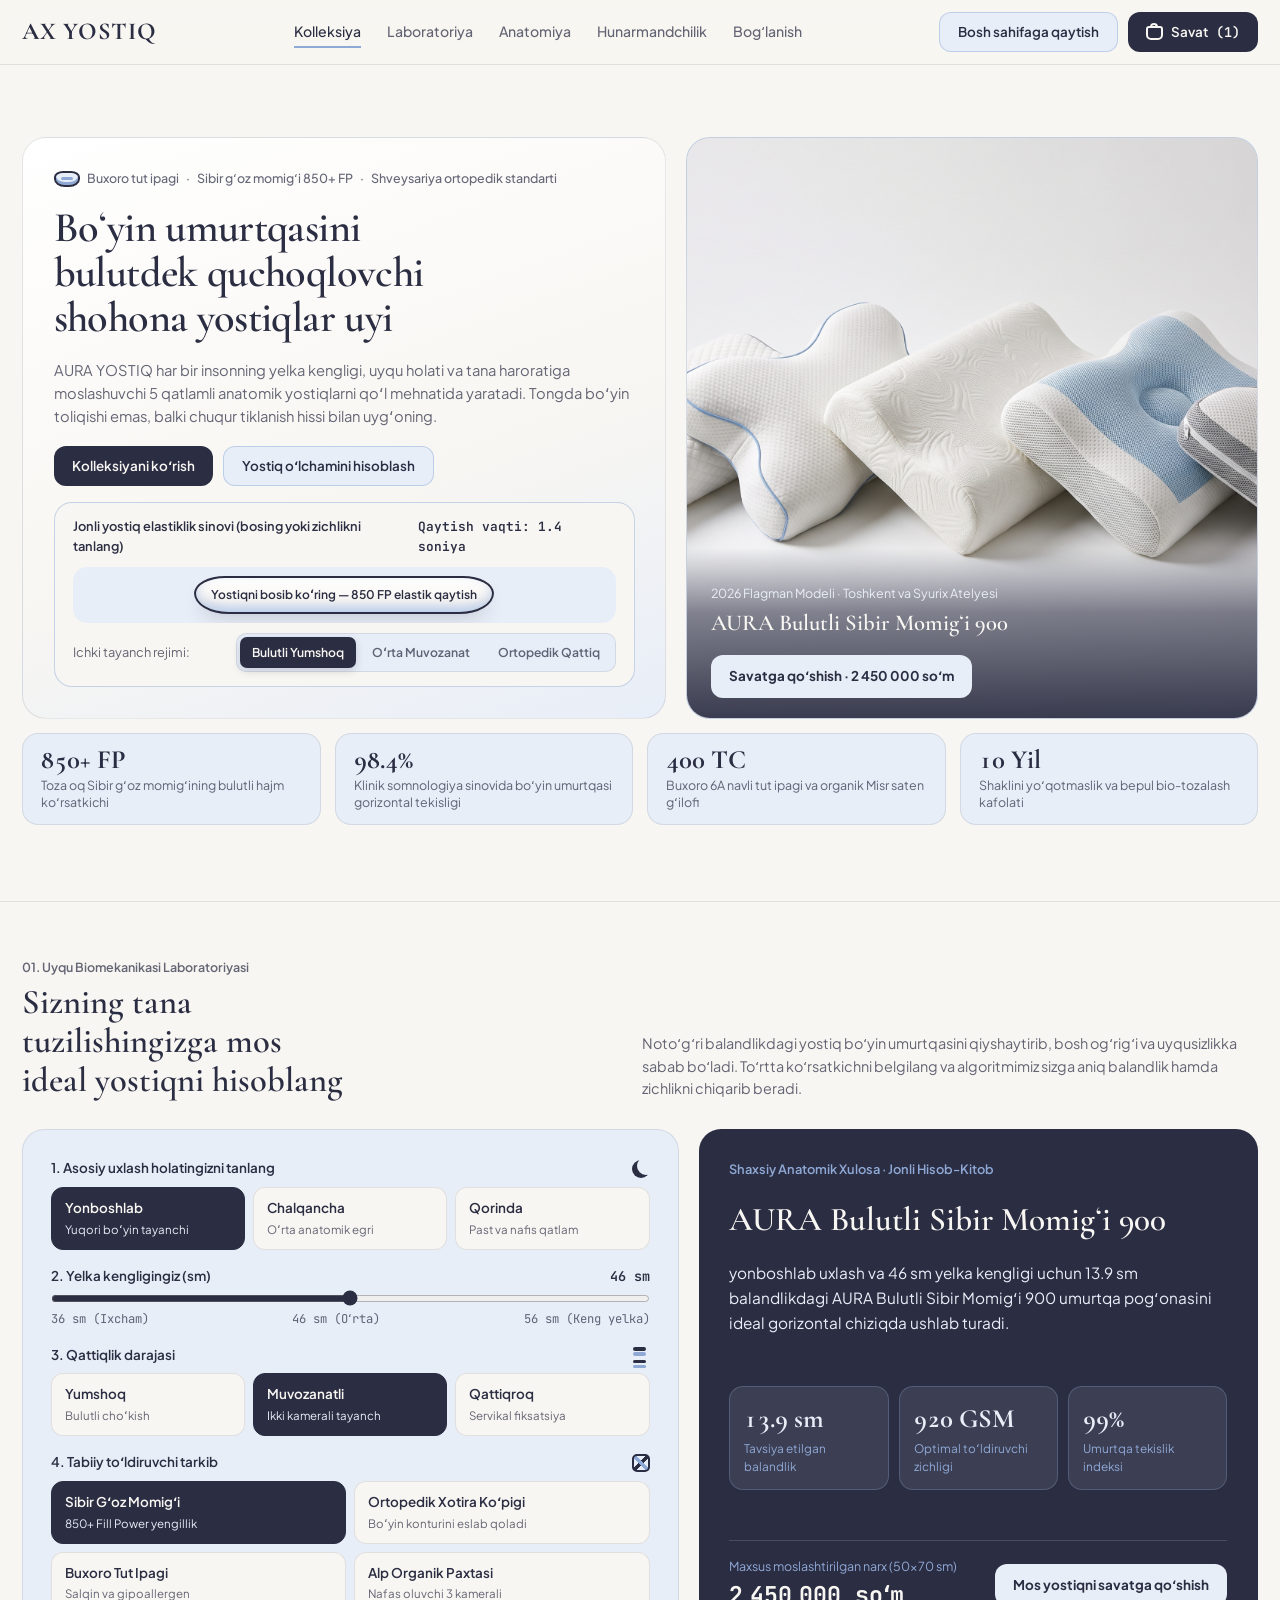
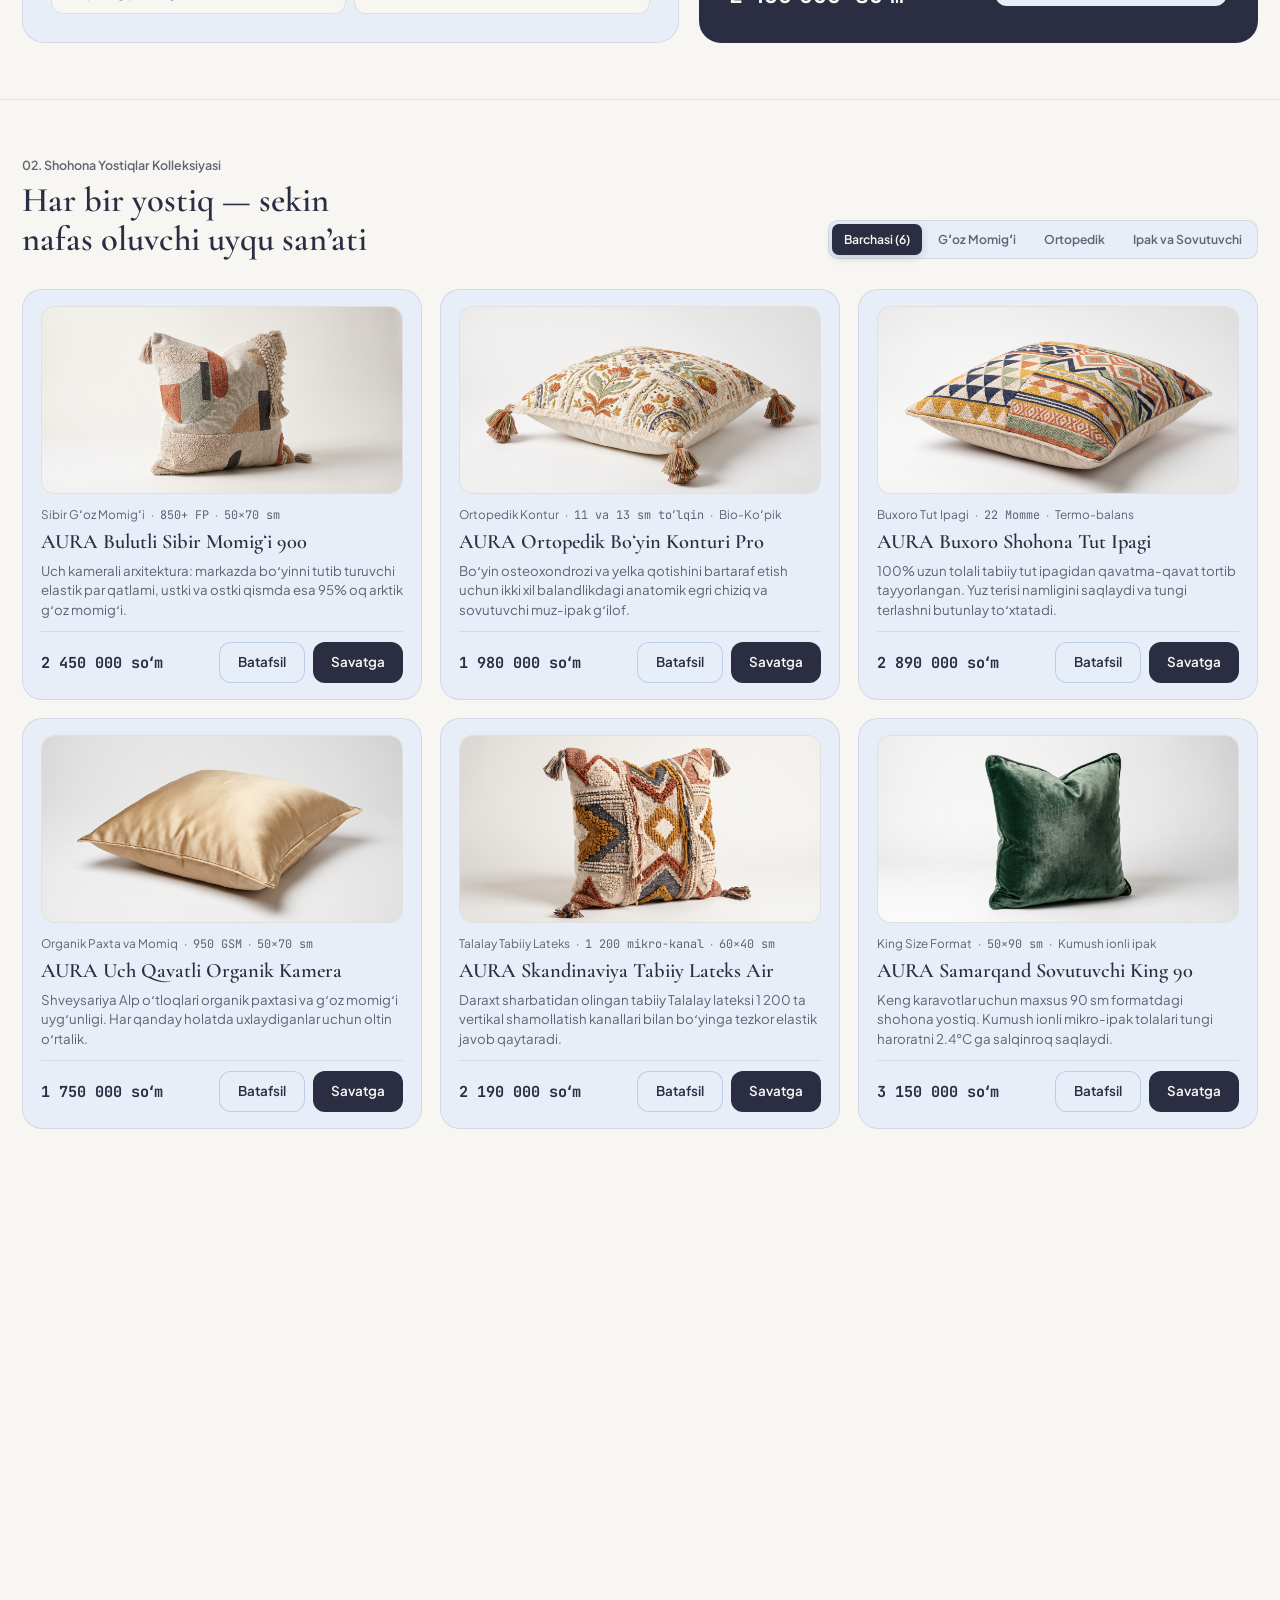
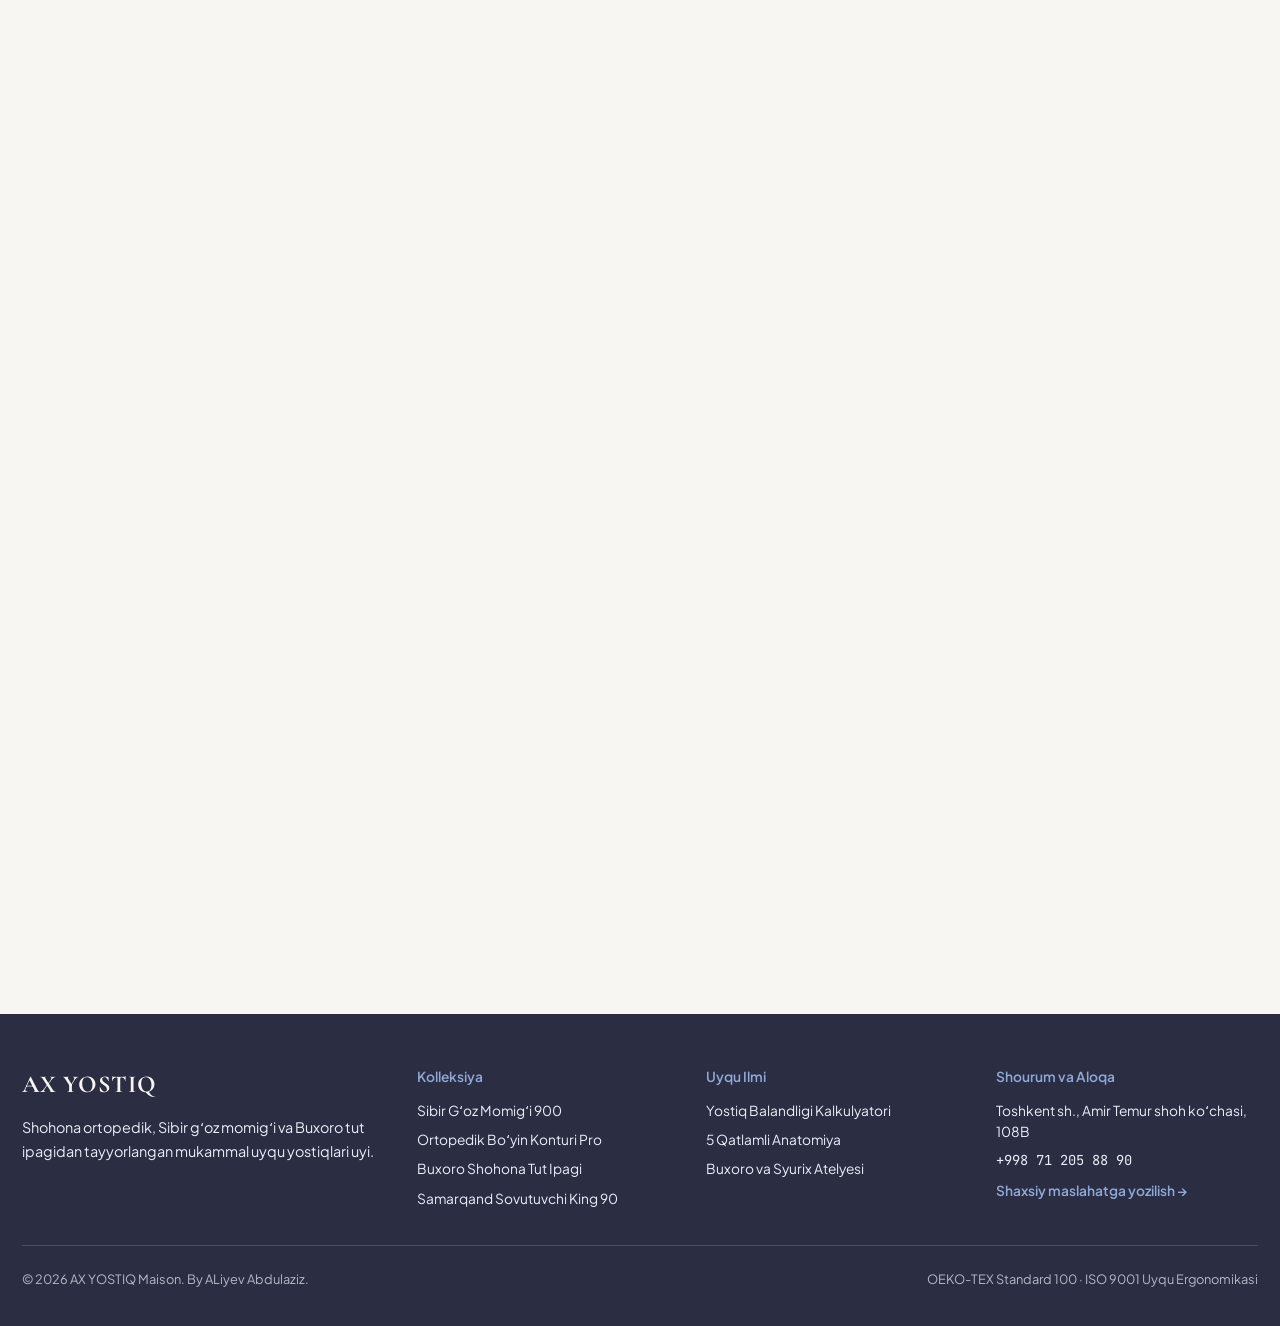
<file: index.html>
<!doctype html>
<html lang="uz">
  <head>
    <meta charset="UTF-8" />
    <meta name="viewport" content="width=device-width, initial-scale=1.0" />
    <title>AX YOSTIQ — Shohona Ortopedik va Ipak Yostiqlar</title>
    <meta
      name="description"
      content="Dunyoning eng nafis ortopedik, Sibir g'oz momig'i va Buxoro tut ipagidan tayyorlangan yostiqlar uyi."
    />
    <meta
      property="og:title"
      content="AURA YOSTIQ — Shohona Ortopedik va Ipak Yostiqlar"
    />
    <meta
      property="og:description"
      content="Dunyoning eng nafis ortopedik, Sibir g'oz momig'i va Buxoro tut ipagidan tayyorlangan yostiqlar uyi."
    />
    <meta property="og:type" content="website" />
    <meta name="twitter:card" content="summary_large_image" />
    <link
      rel="icon"
      type="image/jpeg"
      href="[data-uri]"
    />
    <link rel="stylesheet" href="style.css" />
  </head>
  <body>
    <div id="pillow-curtain" class="pillow-curtain" aria-hidden="true">
      <div class="pillow-curtain-cushion">
        <span class="css-icon ico-pillow"></span>
        <span class="pillow-curtain-title">AX YOSTIQ</span>
        <span class="pillow-curtain-sub"
          >Bulutdek muloyim uyqu arxitekturasi</span
        >
      </div>
    </div>

    <header id="top-header" class="top-header">
      <div class="shell top-header-inner">
        <a href="index.html" class="brand-wordmark" data-page-switch="home"
          >AX YOSTIQ</a
        >

        <nav class="primary-nav" aria-label="Asosiy navigatsiya">
          <a
            href="#kolleksiya"
            class="nav-link is-active"
            data-page-switch="home"
            >Kolleksiya</a
          >
          <a href="#laboratoriya" class="nav-link" data-page-switch="home"
            >Laboratoriya</a
          >
          <a href="#anatomiya" class="nav-link" data-page-switch="home"
            >Anatomiya</a
          >
          <a href="#hunarmandchilik" class="nav-link" data-page-switch="home"
            >Hunarmandchilik</a
          >
          <a
            href="contact.html"
            class="nav-link"
            id="nav-contact-link"
            data-page-switch="contact"
            >Bogʻlanish</a
          >
        </nav>

        <div class="header-cta-zone">
          <a
            href="index.html"
            id="back-home-btn"
            class="btn-secondary"
            data-page-switch="home"
            hidden
          >
            Bosh sahifaga qaytish
          </a>
          <button
            type="button"
            id="open-cart-btn"
            class="btn-primary"
            aria-label="Savatni ochish"
          >
            <span class="css-icon ico-bag" aria-hidden="true"></span>
            <span>Savat</span>
            <span id="cart-count-badge" class="tabular-nums">(1)</span>
          </button>
        </div>
      </div>
    </header>

    <main id="home-page-view">
      <section class="hero-section">
        <div class="shell">
          <div class="hero-grid">
            <div class="hero-copy-bay">
              <div style="display: flex; flex-direction: column; gap: 18px">
                <div class="meta-kicker">
                  <span class="css-icon ico-pillow" aria-hidden="true"></span>
                  <span>Buxoro tut ipagi</span>
                  <span aria-hidden="true">·</span>
                  <span>Sibir gʻoz momigʻi 850+ FP</span>
                  <span aria-hidden="true">·</span>
                  <span>Shveysariya ortopedik standarti</span>
                </div>

                <h1 class="hero-headline">
                  Boʻyin umurtqasini bulutdek quchoqlovchi shohona yostiqlar uyi
                </h1>

                <p class="hero-lead">
                  AURA YOSTIQ har bir insonning yelka kengligi, uyqu holati va
                  tana haroratiga moslashuvchi 5 qatlamli anatomik yostiqlarni
                  qoʻl mehnatida yaratadi. Tongda boʻyin toliqishi emas, balki
                  chuqur tiklanish hissi bilan uygʻoning.
                </p>

                <div class="hero-actions">
                  <a href="#kolleksiya" class="btn-primary"
                    >Kolleksiyani koʻrish</a
                  >
                  <a href="#laboratoriya" class="btn-secondary"
                    >Yostiq oʻlchamini hisoblash</a
                  >
                </div>
              </div>

              <div class="tactile-simulator-box">
                <div class="tactile-header">
                  <span
                    >Jonli yostiq elastiklik sinovi (bosing yoki zichlikni
                    tanlang)</span
                  >
                  <span id="tactile-status-readout" class="tabular-nums"
                    >Qaytish vaqti: 1.4 soniya</span
                  >
                </div>

                <div class="tactile-pillow-stage">
                  <button
                    type="button"
                    id="interactive-pillow-btn"
                    class="interactive-pillow-shape"
                    aria-label="Yostiq yumshoqligini bosib sinab ko'rish"
                  >
                    <span id="interactive-pillow-text"
                      >Yostiqni bosib koʻring — 850 FP elastik qaytish</span
                    >
                  </button>
                </div>

                <div class="tactile-controls">
                  <span style="font-size: 0.8rem; color: var(--ink-muted)"
                    >Ichki tayanch rejimi:</span
                  >
                  <div
                    class="segmented-group"
                    role="group"
                    aria-label="Yostiq tayanch rejimi"
                  >
                    <button
                      type="button"
                      class="seg-btn is-active"
                      data-loft-mode="cloud"
                    >
                      Bulutli Yumshoq
                    </button>
                    <button
                      type="button"
                      class="seg-btn"
                      data-loft-mode="balanced"
                    >
                      Oʻrta Muvozanat
                    </button>
                    <button
                      type="button"
                      class="seg-btn"
                      data-loft-mode="ortho"
                    >
                      Ortopedik Qattiq
                    </button>
                  </div>
                </div>
              </div>
            </div>

            <div class="hero-media-bay">
              <img
                src="3.jpg"
                alt="AURA YOSTIQ shohona oq va moviy hoshiyali ortopedik g'oz momig'i yostig'i"
                class="hero-media-img"
                referrerpolicy="no-referrer"
              />
              <div class="hero-scrim-caption">
                <div>
                  <div style="font-size: 0.78rem; color: var(--surface-mist)">
                    2026 Flagman Modeli · Toshkent va Syurix Atelyesi
                  </div>
                  <div class="hero-scrim-title">
                    AURA Bulutli Sibir Momigʻi 900
                  </div>
                </div>
                <button
                  type="button"
                  class="btn-accent-light quick-add-trigger"
                  data-product-id="siberian-cloud-900"
                >
                  Savatga qoʻshish · 2 450 000 soʻm
                </button>
              </div>
            </div>
          </div>

          <div class="kpi-strip">
            <div class="kpi-box">
              <div class="kpi-num tabular-nums">850+ FP</div>
              <div class="kpi-label">
                Toza oq Sibir gʻoz momigʻining bulutli hajm koʻrsatkichi
              </div>
            </div>
            <div class="kpi-box">
              <div class="kpi-num tabular-nums">98.4%</div>
              <div class="kpi-label">
                Klinik somnologiya sinovida boʻyin umurtqasi gorizontal
                tekisligi
              </div>
            </div>
            <div class="kpi-box">
              <div class="kpi-num tabular-nums">400 TC</div>
              <div class="kpi-label">
                Buxoro 6A navli tut ipagi va organik Misr saten gʻilofi
              </div>
            </div>
            <div class="kpi-box">
              <div class="kpi-num tabular-nums">10 Yil</div>
              <div class="kpi-label">
                Shaklini yoʻqotmaslik va bepul bio-tozalash kafolati
              </div>
            </div>
          </div>
        </div>
      </section>

      <section id="laboratoriya" class="section-block reveal-plush">
        <div class="shell">
          <div class="section-head">
            <div>
              <div class="section-index">
                01. Uyqu Biomekanikasi Laboratoriyasi
              </div>
              <h2 class="section-title">
                Sizning tana tuzilishingizga mos ideal yostiqni hisoblang
              </h2>
            </div>
            <p class="section-desc">
              Notoʻgʻri balandlikdagi yostiq boʻyin umurtqasini qiyshaytirib,
              bosh ogʻrigʻi va uyqusizlikka sabab boʻladi. Toʻrtta koʻrsatkichni
              belgilang va algoritmimiz sizga aniq balandlik hamda zichlikni
              chiqarib beradi.
            </p>
          </div>

          <div class="lab-grid">
            <div class="lab-controls-panel">
              <div class="field-group">
                <div class="field-label">
                  <span>1. Asosiy uxlash holatingizni tanlang</span>
                  <span class="css-icon ico-moon" aria-hidden="true"></span>
                </div>
                <div
                  class="choice-grid-3"
                  role="group"
                  aria-label="Uxlash holati"
                >
                  <button
                    type="button"
                    class="choice-btn is-selected"
                    data-config-pos="side"
                  >
                    <span class="choice-title">Yonboshlab</span>
                    <span class="choice-sub">Yuqori boʻyin tayanchi</span>
                  </button>
                  <button
                    type="button"
                    class="choice-btn"
                    data-config-pos="back"
                  >
                    <span class="choice-title">Chalqancha</span>
                    <span class="choice-sub">Oʻrta anatomik egri</span>
                  </button>
                  <button
                    type="button"
                    class="choice-btn"
                    data-config-pos="stomach"
                  >
                    <span class="choice-title">Qorinda</span>
                    <span class="choice-sub">Past va nafis qatlam</span>
                  </button>
                </div>
              </div>

              <div class="field-group">
                <label for="shoulder-width-input" class="field-label">
                  <span>2. Yelka kengligingiz (sm)</span>
                  <span id="shoulder-width-display" class="tabular-nums"
                    >46 sm</span
                  >
                </label>
                <input
                  id="shoulder-width-input"
                  type="range"
                  min="36"
                  max="56"
                  step="1"
                  value="46"
                  class="range-slider"
                />
                <div
                  style="
                    display: flex;
                    justify-content: space-between;
                    font-size: 0.76rem;
                    color: var(--ink-muted);
                  "
                  class="tabular-nums"
                >
                  <span>36 sm (Ixcham)</span>
                  <span>46 sm (Oʻrta)</span>
                  <span>56 sm (Keng yelka)</span>
                </div>
              </div>

              <div class="field-group">
                <div class="field-label">
                  <span>3. Qattiqlik darajasi</span>
                  <span class="css-icon ico-spine" aria-hidden="true"></span>
                </div>
                <div
                  class="choice-grid-3"
                  role="group"
                  aria-label="Qattiqlik darajasi"
                >
                  <button
                    type="button"
                    class="choice-btn"
                    data-config-firm="soft"
                  >
                    <span class="choice-title">Yumshoq</span>
                    <span class="choice-sub">Bulutli choʻkish</span>
                  </button>
                  <button
                    type="button"
                    class="choice-btn is-selected"
                    data-config-firm="medium"
                  >
                    <span class="choice-title">Muvozanatli</span>
                    <span class="choice-sub">Ikki kamerali tayanch</span>
                  </button>
                  <button
                    type="button"
                    class="choice-btn"
                    data-config-firm="firm"
                  >
                    <span class="choice-title">Qattiqroq</span>
                    <span class="choice-sub">Servikal fiksatsiya</span>
                  </button>
                </div>
              </div>

              <div class="field-group">
                <div class="field-label">
                  <span>4. Tabiiy toʻldiruvchi tarkib</span>
                  <span class="css-icon ico-weave" aria-hidden="true"></span>
                </div>
                <div
                  class="choice-grid-2"
                  role="group"
                  aria-label="Ichki to'ldiruvchi"
                >
                  <button
                    type="button"
                    class="choice-btn is-selected"
                    data-config-fill="goose_down"
                  >
                    <span class="choice-title">Sibir Gʻoz Momigʻi</span>
                    <span class="choice-sub">850+ Fill Power yengillik</span>
                  </button>
                  <button
                    type="button"
                    class="choice-btn"
                    data-config-fill="memory_foam"
                  >
                    <span class="choice-title">Ortopedik Xotira Koʻpigi</span>
                    <span class="choice-sub"
                      >Boʻyin konturini eslab qoladi</span
                    >
                  </button>
                  <button
                    type="button"
                    class="choice-btn"
                    data-config-fill="mulberry_silk"
                  >
                    <span class="choice-title">Buxoro Tut Ipagi</span>
                    <span class="choice-sub">Salqin va gipoallergen</span>
                  </button>
                  <button
                    type="button"
                    class="choice-btn"
                    data-config-fill="organic_cotton"
                  >
                    <span class="choice-title">Alp Organik Paxtasi</span>
                    <span class="choice-sub">Nafas oluvchi 3 kamerali</span>
                  </button>
                </div>
              </div>
            </div>

            <div class="lab-result-panel">
              <div style="display: flex; flex-direction: column; gap: 14px">
                <div
                  style="
                    font-size: 0.8rem;
                    color: var(--accent-sky);
                    font-weight: 600;
                  "
                >
                  Shaxsiy Anatomik Xulosa · Jonli Hisob-Kitob
                </div>
                <h3
                  id="lab-matched-title"
                  style="
                    font-family: var(--font-display);
                    font-size: clamp(1.9rem, 2.6vw, 2.5rem);
                    font-weight: 600;
                  "
                >
                  AURA Bulutli Sibir Momigʻi 900
                </h3>
                <p
                  id="lab-summary-text"
                  style="
                    color: var(--surface-mist);
                    font-size: 0.96rem;
                    line-height: 1.65;
                  "
                >
                  yonboshlab uxlash va 46 sm yelka kengligi uchun 13.9 sm
                  balandlikdagi AURA Bulutli Sibir Momigʻi 900 umurtqa
                  pogʻonasini ideal gorizontal chiziqda ushlab turadi.
                </p>
              </div>

              <div class="lab-metrics-row">
                <div class="lab-metric-card">
                  <div id="lab-loft-val" class="lab-metric-val tabular-nums">
                    13.9 sm
                  </div>
                  <div class="lab-metric-name">Tavsiya etilgan balandlik</div>
                </div>
                <div class="lab-metric-card">
                  <div id="lab-gsm-val" class="lab-metric-val tabular-nums">
                    920 GSM
                  </div>
                  <div class="lab-metric-name">
                    Optimal toʻldiruvchi zichligi
                  </div>
                </div>
                <div class="lab-metric-card">
                  <div id="lab-spine-val" class="lab-metric-val tabular-nums">
                    98%
                  </div>
                  <div class="lab-metric-name">Umurtqa tekislik indeksi</div>
                </div>
              </div>

              <div
                style="
                  display: flex;
                  align-items: center;
                  justify-content: space-between;
                  gap: 16px;
                  flex-wrap: wrap;
                  padding-top: 16px;
                  border-top: 1px solid rgba(232, 238, 248, 0.16);
                "
              >
                <div>
                  <div style="font-size: 0.78rem; color: var(--accent-sky)">
                    Maxsus moslashtirilgan narx (50×70 sm)
                  </div>
                  <div
                    id="lab-price-val"
                    class="tabular-nums"
                    style="font-size: 1.45rem; font-weight: 700"
                  >
                    2 450 000 soʻm
                  </div>
                </div>
                <button
                  type="button"
                  id="lab-add-to-cart-btn"
                  class="btn-accent-light"
                >
                  Mos yostiqni savatga qoʻshish
                </button>
              </div>
            </div>
          </div>
        </div>
      </section>

      <section id="kolleksiya" class="section-block reveal-plush">
        <div class="shell">
          <div class="section-head">
            <div>
              <div class="section-index">
                02. Shohona Yostiqlar Kolleksiyasi
              </div>
              <h2 class="section-title">
                Har bir yostiq — sekin nafas oluvchi uyqu sanʼati
              </h2>
            </div>

            <div
              class="segmented-group"
              role="group"
              aria-label="Kolleksiya filtri"
            >
              <button
                type="button"
                class="seg-btn is-active"
                data-filter-cat="all"
              >
                Barchasi (6)
              </button>
              <button type="button" class="seg-btn" data-filter-cat="down">
                Gʻoz Momigʻi
              </button>
              <button type="button" class="seg-btn" data-filter-cat="ortho">
                Ortopedik
              </button>
              <button type="button" class="seg-btn" data-filter-cat="silk">
                Ipak va Sovutuvchi
              </button>
            </div>
          </div>

          <div id="catalog-grid" class="catalog-grid">
            <article
              class="plush-card"
              data-category="down"
              data-product-card="siberian-cloud-900"
            >
              <div class="plush-card-media">
                <img
                  src="2.jpg"
                  alt="AURA Bulutli Sibir Momig'i 900 yostig'i"
                  class="plush-card-img"
                  referrerpolicy="no-referrer"
                />
              </div>
              <div class="plush-card-body">
                <div class="plush-card-meta">
                  <span>Sibir Gʻoz Momigʻi</span>
                  <span aria-hidden="true">·</span>
                  <span class="tabular-nums">850+ FP</span>
                  <span aria-hidden="true">·</span>
                  <span class="tabular-nums">50×70 sm</span>
                </div>
                <h3 class="plush-card-title">AURA Bulutli Sibir Momigʻi 900</h3>
                <p class="plush-card-desc">
                  Uch kamerali arxitektura: markazda boʻyinni tutib turuvchi
                  elastik par qatlami, ustki va ostki qismda esa 95% oq arktik
                  gʻoz momigʻi.
                </p>
              </div>
              <div class="plush-card-footer">
                <span class="plush-price tabular-nums">2 450 000 soʻm</span>
                <div style="display: flex; gap: 8px">
                  <button
                    type="button"
                    class="btn-secondary inspect-product-btn"
                    data-product-id="siberian-cloud-900"
                  >
                    Batafsil
                  </button>
                  <button
                    type="button"
                    class="btn-primary quick-add-trigger"
                    data-product-id="siberian-cloud-900"
                  >
                    Savatga
                  </button>
                </div>
              </div>
            </article>

            <article
              class="plush-card"
              data-category="ortho"
              data-product-card="cervical-sculpt-pro"
            >
              <div class="plush-card-media">
                <img
                  src="1.jpg"
                  alt="AURA Ortopedik Bo'yin Konturi Pro yostig'i"
                  class="plush-card-img"
                  referrerpolicy="no-referrer"
                />
              </div>
              <div class="plush-card-body">
                <div class="plush-card-meta">
                  <span>Ortopedik Kontur</span>
                  <span aria-hidden="true">·</span>
                  <span class="tabular-nums">11 va 13 sm toʻlqin</span>
                  <span aria-hidden="true">·</span>
                  <span>Bio-Koʻpik</span>
                </div>
                <h3 class="plush-card-title">
                  AURA Ortopedik Boʻyin Konturi Pro
                </h3>
                <p class="plush-card-desc">
                  Boʻyin osteoxondrozi va yelka qotishini bartaraf etish uchun
                  ikki xil balandlikdagi anatomik egri chiziq va sovutuvchi
                  muz-ipak gʻilof.
                </p>
              </div>
              <div class="plush-card-footer">
                <span class="plush-price tabular-nums">1 980 000 soʻm</span>
                <div style="display: flex; gap: 8px">
                  <button
                    type="button"
                    class="btn-secondary inspect-product-btn"
                    data-product-id="cervical-sculpt-pro"
                  >
                    Batafsil
                  </button>
                  <button
                    type="button"
                    class="btn-primary quick-add-trigger"
                    data-product-id="cervical-sculpt-pro"
                  >
                    Savatga
                  </button>
                </div>
              </div>
            </article>

            <article
              class="plush-card"
              data-category="silk"
              data-product-card="bukhara-imperial-silk"
            >
              <div class="plush-card-media">
                <img
                  src="4.jpg"
                  alt="AURA Buxoro Shohona Tut Ipagi yostig'i"
                  class="plush-card-img"
                  referrerpolicy="no-referrer"
                />
              </div>
              <div class="plush-card-body">
                <div class="plush-card-meta">
                  <span>Buxoro Tut Ipagi</span>
                  <span aria-hidden="true">·</span>
                  <span class="tabular-nums">22 Momme</span>
                  <span aria-hidden="true">·</span>
                  <span>Termo-balans</span>
                </div>
                <h3 class="plush-card-title">AURA Buxoro Shohona Tut Ipagi</h3>
                <p class="plush-card-desc">
                  100% uzun tolali tabiiy tut ipagidan qavatma-qavat tortib
                  tayyorlangan. Yuz terisi namligini saqlaydi va tungi terlashni
                  butunlay toʻxtatadi.
                </p>
              </div>
              <div class="plush-card-footer">
                <span class="plush-price tabular-nums">2 890 000 soʻm</span>
                <div style="display: flex; gap: 8px">
                  <button
                    type="button"
                    class="btn-secondary inspect-product-btn"
                    data-product-id="bukhara-imperial-silk"
                  >
                    Batafsil
                  </button>
                  <button
                    type="button"
                    class="btn-primary quick-add-trigger"
                    data-product-id="bukhara-imperial-silk"
                  >
                    Savatga
                  </button>
                </div>
              </div>
            </article>

            <article
              class="plush-card"
              data-category="down"
              data-product-card="alps-botanical-chamber"
            >
              <div class="plush-card-media">
                <img
                  src="5.jpg"
                  alt="AURA Uch Qavatli Organik Kamera yostig'i"
                  class="plush-card-img"
                  referrerpolicy="no-referrer"
                />
              </div>
              <div class="plush-card-body">
                <div class="plush-card-meta">
                  <span>Organik Paxta va Momiq</span>
                  <span aria-hidden="true">·</span>
                  <span class="tabular-nums">950 GSM</span>
                  <span aria-hidden="true">·</span>
                  <span class="tabular-nums">50×70 sm</span>
                </div>
                <h3 class="plush-card-title">
                  AURA Uch Qavatli Organik Kamera
                </h3>
                <p class="plush-card-desc">
                  Shveysariya Alp oʻtloqlari organik paxtasi va gʻoz momigʻi
                  uygʻunligi. Har qanday holatda uxlaydiganlar uchun oltin
                  oʻrtalik.
                </p>
              </div>
              <div class="plush-card-footer">
                <span class="plush-price tabular-nums">1 750 000 soʻm</span>
                <div style="display: flex; gap: 8px">
                  <button
                    type="button"
                    class="btn-secondary inspect-product-btn"
                    data-product-id="alps-botanical-chamber"
                  >
                    Batafsil
                  </button>
                  <button
                    type="button"
                    class="btn-primary quick-add-trigger"
                    data-product-id="alps-botanical-chamber"
                  >
                    Savatga
                  </button>
                </div>
              </div>
            </article>

            <article
              class="plush-card"
              data-category="ortho"
              data-product-card="nordic-graphite-latex"
            >
              <div class="plush-card-media">
                <img
                  src="6.jpg"
                  alt="AURA Skandinaviya Tabiiy Lateks Air yostig'i"
                  class="plush-card-img"
                  referrerpolicy="no-referrer"
                />
              </div>
              <div class="plush-card-body">
                <div class="plush-card-meta">
                  <span>Talalay Tabiiy Lateks</span>
                  <span aria-hidden="true">·</span>
                  <span class="tabular-nums">1 200 mikro-kanal</span>
                  <span aria-hidden="true">·</span>
                  <span class="tabular-nums">60×40 sm</span>
                </div>
                <h3 class="plush-card-title">
                  AURA Skandinaviya Tabiiy Lateks Air
                </h3>
                <p class="plush-card-desc">
                  Daraxt sharbatidan olingan tabiiy Talalay lateksi 1 200 ta
                  vertikal shamollatish kanallari bilan boʻyinga tezkor elastik
                  javob qaytaradi.
                </p>
              </div>
              <div class="plush-card-footer">
                <span class="plush-price tabular-nums">2 190 000 soʻm</span>
                <div style="display: flex; gap: 8px">
                  <button
                    type="button"
                    class="btn-secondary inspect-product-btn"
                    data-product-id="nordic-graphite-latex"
                  >
                    Batafsil
                  </button>
                  <button
                    type="button"
                    class="btn-primary quick-add-trigger"
                    data-product-id="nordic-graphite-latex"
                  >
                    Savatga
                  </button>
                </div>
              </div>
            </article>

            <article
              class="plush-card"
              data-category="silk"
              data-product-card="samarkand-cooling-king"
            >
              <div class="plush-card-media">
                <img
                  src="7.jpg"
                  alt="AURA Samarqand Sovutuvchi King 50x90 yostig'i"
                  class="plush-card-img"
                  referrerpolicy="no-referrer"
                />
              </div>
              <div class="plush-card-body">
                <div class="plush-card-meta">
                  <span>King Size Format</span>
                  <span aria-hidden="true">·</span>
                  <span class="tabular-nums">50×90 sm</span>
                  <span aria-hidden="true">·</span>
                  <span>Kumush ionli ipak</span>
                </div>
                <h3 class="plush-card-title">
                  AURA Samarqand Sovutuvchi King 90
                </h3>
                <p class="plush-card-desc">
                  Keng karavotlar uchun maxsus 90 sm formatdagi shohona yostiq.
                  Kumush ionli mikro-ipak tolalari tungi haroratni 2.4°C ga
                  salqinroq saqlaydi.
                </p>
              </div>
              <div class="plush-card-footer">
                <span class="plush-price tabular-nums">3 150 000 soʻm</span>
                <div style="display: flex; gap: 8px">
                  <button
                    type="button"
                    class="btn-secondary inspect-product-btn"
                    data-product-id="samarkand-cooling-king"
                  >
                    Batafsil
                  </button>
                  <button
                    type="button"
                    class="btn-primary quick-add-trigger"
                    data-product-id="samarkand-cooling-king"
                  >
                    Savatga
                  </button>
                </div>
              </div>
            </article>
          </div>
        </div>
      </section>

      <section id="anatomiya" class="section-block reveal-plush">
        <div class="shell">
          <div class="section-head">
            <div>
              <div class="section-index">03. 5 Qatlamli Ichki Arxitektura</div>
              <h2 class="section-title">
                Yostiq ichidagi har bir qatlamni bosing va oʻrganing
              </h2>
            </div>
            <p class="section-desc">
              Oddiy yostiqlar bir xil sintetik tolalar bilan toʻldirilgani bois
              3 oyda yassilanib qoladi. AURA besh qavatli mustaqil kamera
              tizimidan foydalanadi.
            </p>
          </div>

          <div class="anatomy-layout">
            <div
              class="layer-stack"
              role="tablist"
              aria-label="Yostiqning 5 ta anatomik qatlami"
            >
              <button
                type="button"
                class="layer-pill-btn is-active"
                data-layer-idx="0"
                role="tab"
                aria-selected="true"
              >
                <div>
                  <div style="font-size: 0.78rem; opacity: 0.8">
                    01-Qatlam · Tashqi Gʻilof
                  </div>
                  <div style="font-size: 1.08rem; font-weight: 700">
                    400 TC Misr Sateni va 22 Momme Tut Ipagi
                  </div>
                </div>
                <span class="tabular-nums" style="font-weight: 600"
                  >0.8 mm</span
                >
              </button>

              <button
                type="button"
                class="layer-pill-btn"
                data-layer-idx="1"
                role="tab"
                aria-selected="false"
              >
                <div>
                  <div style="font-size: 0.78rem; opacity: 0.8">
                    02-Qatlam · Termo-Membrana
                  </div>
                  <div style="font-size: 1.08rem; font-weight: 700">
                    Kumush Ionli Gipoallergen Havo Qalqoni
                  </div>
                </div>
                <span class="tabular-nums" style="font-weight: 600"
                  >1.5 sm</span
                >
              </button>

              <button
                type="button"
                class="layer-pill-btn"
                data-layer-idx="2"
                role="tab"
                aria-selected="false"
              >
                <div>
                  <div style="font-size: 0.78rem; opacity: 0.8">
                    03-Qatlam · Yuqori Bulut Kamerasi
                  </div>
                  <div style="font-size: 1.08rem; font-weight: 700">
                    95% Oq Sibir Gʻoz Momigʻi (850+ Fill Power)
                  </div>
                </div>
                <span class="tabular-nums" style="font-weight: 600"
                  >4.5 sm</span
                >
              </button>

              <button
                type="button"
                class="layer-pill-btn"
                data-layer-idx="3"
                role="tab"
                aria-selected="false"
              >
                <div>
                  <div style="font-size: 0.78rem; opacity: 0.8">
                    04-Qatlam · Markaziy Ortopedik Yadro
                  </div>
                  <div style="font-size: 1.08rem; font-weight: 700">
                    Servikal Boʻyin Tayanchi va Elastik Yadrosi
                  </div>
                </div>
                <span class="tabular-nums" style="font-weight: 600"
                  >6.0 sm</span
                >
              </button>

              <button
                type="button"
                class="layer-pill-btn"
                data-layer-idx="4"
                role="tab"
                aria-selected="false"
              >
                <div>
                  <div style="font-size: 0.78rem; opacity: 0.8">
                    05-Qatlam · Yon Hoshiya
                  </div>
                  <div style="font-size: 1.08rem; font-weight: 700">
                    Ikki Qatorli 3D Nafas Oluvchi Kant Hoshiyasi
                  </div>
                </div>
                <span class="tabular-nums" style="font-weight: 600">360°</span>
              </button>
            </div>

            <div
              class="layer-detail-card"
              id="layer-detail-panel"
              role="tabpanel"
            >
              <div class="meta-kicker">
                <span class="css-icon ico-weave" aria-hidden="true"></span>
                <span id="layer-detail-tag"
                  >01-Qatlam · Yuz va teri bilan bevosita aloqa</span
                >
              </div>

              <h3
                id="layer-detail-title"
                style="
                  font-family: var(--font-display);
                  font-size: 2.1rem;
                  font-weight: 600;
                "
              >
                400 TC Misr Sateni va 22 Momme Tut Ipagi
              </h3>

              <p
                id="layer-detail-desc"
                style="
                  color: var(--ink-muted);
                  font-size: 0.98rem;
                  line-height: 1.7;
                "
              >
                Yuz terisida burishish va ishqalanish izlarini qoldirmaydigan
                ultra-silliq toʻqima. Buxoro tut ipagi tarkibidagi tabiiy
                seritsin oqsili uyqu davomida teri namligini saqlaydi va chang
                kanalarining kirishiga 100% toʻsqinlik qiladi.
              </p>

              <div
                style="
                  display: flex;
                  flex-direction: column;
                  gap: 14px;
                  padding-top: 8px;
                "
              >
                <div>
                  <div
                    style="
                      display: flex;
                      justify-content: space-between;
                      font-size: 0.84rem;
                      font-weight: 600;
                      margin-bottom: 6px;
                    "
                  >
                    <span>Havo oʻtkazuvchanlik koeffitsienti</span>
                    <span id="layer-airflow-val" class="tabular-nums">99%</span>
                  </div>
                  <div class="progress-track">
                    <div
                      id="layer-airflow-bar"
                      class="progress-fill"
                      style="width: 99%"
                    ></div>
                  </div>
                </div>

                <div>
                  <div
                    style="
                      display: flex;
                      justify-content: space-between;
                      font-size: 0.84rem;
                      font-weight: 600;
                      margin-bottom: 6px;
                    "
                  >
                    <span>Elastik tiklanish koʻrsatkichi</span>
                    <span id="layer-rebound-val" class="tabular-nums">96%</span>
                  </div>
                  <div class="progress-track">
                    <div
                      id="layer-rebound-bar"
                      class="progress-fill"
                      style="width: 96%"
                    ></div>
                  </div>
                </div>
              </div>
            </div>
          </div>
        </div>
      </section>

      <section id="hunarmandchilik" class="section-block reveal-plush">
        <div class="shell">
          <div class="section-head">
            <div>
              <div class="section-index">04. Atelye va Qoʻl Mehnati</div>
              <h2 class="section-title">
                Har bir yostiq 14 soatlik aniq tikuv va ozonli tozalashdan
                oʻtadi
              </h2>
            </div>
            <p class="section-desc">
              Biz kimyoviy oqartiruvchilar va sintetik poliesterdan butunlay voz
              kechganmiz. Xomashyo Alp togʻ buloqlari suvida 8 marta yuvilib,
              kumush ionlari bilan boyitiladi.
            </p>
          </div>

          <div class="bento-atelier">
            <div class="plush-card bento-span-2">
              <div class="plush-card-media">
                <img
                  src="8.jpg"
                  alt="AURA YOSTIQ hunarmandchilik ustaxonasi va tabiiy momiq saralash jarayoni"
                  class="plush-card-img"
                  referrerpolicy="no-referrer"
                />
              </div>
              <div class="plush-card-body">
                <div class="plush-card-meta">
                  <span>Buxoro va Syurix Qoʻshma Atelyesi</span>
                  <span aria-hidden="true">·</span>
                  <span>OEKO-TEX Standard 100 Class I</span>
                </div>
                <h3 class="plush-card-title">
                  Qoʻlda saralangan yirik momiq klasterlari va 18 Chok/Dyuym
                  aniqlikdagi hoshiya
                </h3>
                <p class="plush-card-desc">
                  Har bir AURA yostigʻiga joylashtiriladigan gʻoz momigʻi havo
                  oqimi yordamida ogʻir patlardan tozalanadi. Faqatgina eng
                  yengil va issiqlikni oʻz-oʻzidan boshqaruvchi momiq yostiqning
                  yuqori kamerasiga joylanadi.
                </p>
              </div>
            </div>

            <div class="plush-card" style="justify-content: space-between">
              <div style="display: flex; flex-direction: column; gap: 10px">
                <span class="css-icon ico-pillow"></span>
                <div class="plush-card-meta">
                  <span>Klinik Tadqiqot Natijalari</span>
                  <span aria-hidden="true">·</span>
                  <span class="tabular-nums">2025–2026</span>
                </div>
                <h3 class="plush-card-title">
                  Chuqur REM uyqu fazasining +34 daqiqaga uzayishi
                </h3>
                <p class="plush-card-desc">
                  Toshkent va Syurix uyqu klinikalarida 420 nafar ishtirokchi
                  oʻrtasida oʻtkazilgan 60 kunlik kuzatuv natijasida tungi
                  uygʻonishlar soni 62% ga kamaygani tasdiqlandi.
                </p>
              </div>

              <div
                style="
                  display: flex;
                  flex-direction: column;
                  gap: 8px;
                  padding-top: 12px;
                  border-top: 1px solid var(--border-hairline);
                "
              >
                <div
                  style="
                    display: flex;
                    justify-content: space-between;
                    font-size: 0.84rem;
                  "
                >
                  <span>Boʻyin mushaklari boʻshashishi</span>
                  <strong class="tabular-nums">+41.8%</strong>
                </div>
                <div
                  style="
                    display: flex;
                    justify-content: space-between;
                    font-size: 0.84rem;
                  "
                >
                  <span>Tungi teri harorati barqarorligi</span>
                  <strong class="tabular-nums">36.4°C</strong>
                </div>
                <div
                  style="
                    display: flex;
                    justify-content: space-between;
                    font-size: 0.84rem;
                  "
                >
                  <span>Allergiya chaqirmaslik darajasi</span>
                  <strong class="tabular-nums">99.9%</strong>
                </div>
              </div>
            </div>
          </div>
        </div>
      </section>

      <section class="section-block reveal-plush">
        <div class="shell">
          <div class="section-head">
            <div>
              <div class="section-index">05. Texnik Taqqoslash Jadvali</div>
              <h2 class="section-title">
                AURA YOSTIQ va odatiy yostiqlar oʻrtasidagi 5 ta tub farq
              </h2>
            </div>
          </div>

          <div class="comparison-wrap">
            <table class="comparison-table">
              <thead>
                <tr>
                  <th>Koʻrsatkich</th>
                  <th>AURA Bulutli Momigʻi</th>
                  <th>AURA Ortopedik Kontur</th>
                  <th>AURA Buxoro Tut Ipagi</th>
                  <th>Oddiy Sintetik Yostiq</th>
                </tr>
              </thead>
              <tbody>
                <tr>
                  <td><strong>Xizmat muddati</strong></td>
                  <td class="tabular-nums">10–12 yil</td>
                  <td class="tabular-nums">8–10 yil</td>
                  <td class="tabular-nums">12–15 yil</td>
                  <td class="tabular-nums">6–9 oy</td>
                </tr>
                <tr>
                  <td><strong>Boʻyin tayanch indeksi</strong></td>
                  <td class="tabular-nums">97.5%</td>
                  <td class="tabular-nums">99.2%</td>
                  <td class="tabular-nums">96.8%</td>
                  <td class="tabular-nums">44.0%</td>
                </tr>
                <tr>
                  <td><strong>Havo aylanishi (CFM)</strong></td>
                  <td class="tabular-nums">142 CFM</td>
                  <td class="tabular-nums">128 CFM</td>
                  <td class="tabular-nums">164 CFM</td>
                  <td class="tabular-nums">19 CFM</td>
                </tr>
                <tr>
                  <td><strong>Gʻilof tarkibi</strong></td>
                  <td>400 TC Misr Sateni</td>
                  <td>Muz-Ipak va Organik Paxta</td>
                  <td>22 Momme 6A Tut Ipagi</td>
                  <td>Poliester / Mikrofibra</td>
                </tr>
                <tr>
                  <td><strong>100 kunlik uyqu sinovi</strong></td>
                  <td>Mavjud (Bepul almashtirish)</td>
                  <td>Mavjud (Bepul almashtirish)</td>
                  <td>Mavjud (Bepul almashtirish)</td>
                  <td>Mavjud emas</td>
                </tr>
              </tbody>
            </table>
          </div>
        </div>
      </section>

      <section class="section-block reveal-plush">
        <div class="shell">
          <div class="section-head">
            <div>
              <div class="section-index">
                06. Mijozlar va Mutaxassislar Fikri
              </div>
              <h2 class="section-title">
                Minglab osuda tunlar va haqiqiy natijalar
              </h2>
            </div>
          </div>

          <div class="testimonials-grid">
            <article class="plush-card">
              <div class="plush-card-body">
                <div class="plush-card-meta">
                  <span>Nevropatolog va Somnolog</span>
                  <span aria-hidden="true">·</span>
                  <span>Toshkent Tibbiyot Markazi</span>
                </div>
                <h3 class="plush-card-title">
                  “Boʻyin osteoxondrozi bor bemorlarimda 2 haftada sezilarli
                  yengillik”
                </h3>
                <p class="plush-card-desc">
                  Avval bemorlarimga qattiq ortopedik yostiqlarni tavsiya
                  qilganimda, ular yostiqning qattiqligidan shikoyat qilishar
                  edi. AURA Ortopedik Kontur Pro ustki qismidagi yumshoq organik
                  qatlam va markaziy tayanch tufayli birinchi kechadanoq boʻyin
                  qon aylanishini yaxshilaydi.
                </p>
              </div>
              <div class="plush-card-footer">
                <div>
                  <div style="font-weight: 700; font-size: 0.92rem">
                    Dr. Kamoliddin Yoʻldoshev
                  </div>
                  <div style="font-size: 0.78rem; color: var(--ink-muted)">
                    16 yillik klinik tajriba
                  </div>
                </div>
              </div>
            </article>

            <article class="plush-card">
              <div class="plush-card-body">
                <div class="plush-card-meta">
                  <span>Arxitektor va Interyer Dizayner</span>
                  <span aria-hidden="true">·</span>
                  <span>Samarqand</span>
                </div>
                <h3 class="plush-card-title">
                  “5 yulduzli Shveysariya mehmonxonalaridagi yostiqlardan ham
                  nafisroq”
                </h3>
                <p class="plush-card-desc">
                  AURA Bulutli Sibir Momigʻi 900 modelini xarid qilganimizdan
                  soʻng, ertalabki yelka uvishishi butunlay yoʻqoldi. Boshni
                  qoʻyganda yostiq xuddi tirikdek sekin choʻkib, boʻyin
                  boʻshligʻini toʻldiradi.
                </p>
              </div>
              <div class="plush-card-footer">
                <div>
                  <div style="font-weight: 700; font-size: 0.92rem">
                    Nilufar Mirzayeva
                  </div>
                  <div style="font-size: 0.78rem; color: var(--ink-muted)">
                    Tasdiqlangan xarid · 2 ta yostiq toʻplami
                  </div>
                </div>
              </div>
            </article>

            <article class="plush-card">
              <div class="plush-card-body">
                <div class="plush-card-meta">
                  <span>IT Kompaniya Rahbari</span>
                  <span aria-hidden="true">·</span>
                  <span>Toshkent</span>
                </div>
                <h3 class="plush-card-title">
                  “Buxoro tut ipagi yozning jaziramasida ham muzdek salqinlik
                  beradi”
                </h3>
                <p class="plush-card-desc">
                  Kuniga 11 soat monitor qarshisida ishlaganim sababli boʻynim
                  doim tarang boʻlardi. Laboratoriya kalkulyatori menga 14 sm
                  balandlikni hisoblab berdi — natija kutganimdan ikki barobar
                  aʼlo.
                </p>
              </div>
              <div class="plush-card-footer">
                <div>
                  <div style="font-weight: 700; font-size: 0.92rem">
                    Javohirbek Rustamov
                  </div>
                  <div style="font-size: 0.78rem; color: var(--ink-muted)">
                    Tasdiqlangan xarid · Buxoro Tut Ipagi
                  </div>
                </div>
              </div>
            </article>
          </div>
        </div>
      </section>

      <section class="section-block reveal-plush">
        <div class="shell">
          <div class="section-head">
            <div>
              <div class="section-index">07. Koʻp Soʻraladigan Savollar</div>
              <h2 class="section-title">
                Xarid, parvarish va 100 kunlik sinov haqida javoblar
              </h2>
            </div>
            <a
              href="contact.html"
              class="btn-secondary"
              data-page-switch="contact"
              >Shaxsiy somnolog maslahatini olish</a
            >
          </div>

          <div class="faq-list">
            <div class="faq-item">
              <button type="button" class="faq-trigger" aria-expanded="true">
                <span>100 kunlik uyqu sinovi qanday ishlaydi?</span>
                <span class="tabular-nums">−</span>
              </button>
              <div class="faq-body">
                Yostiqni xarid qilganingizdan soʻng 100 kecha davomida uyingizda
                sinab koʻrishingiz mumkin. Agar balandligi baland yoki past
                tuyulsa, atelyemiz kuryeri yostiqni bepul olib ketib, ichki
                kamera zichligini sizga moslab qayta sozlab beradi yoki boshqa
                modelga almashtiradi.
              </div>
            </div>

            <div class="faq-item">
              <button type="button" class="faq-trigger" aria-expanded="false">
                <span>Gʻoz momigʻi va tut ipagi allergiya chaqirmaydimi?</span>
                <span class="tabular-nums">+</span>
              </button>
              <div class="faq-body" hidden>
                AURA yostiqlaridagi Sibir gʻoz momigʻi 8 bosqichli alp suvi va
                ozonli sterilizatsiyadan oʻtkaziladi, chang va organik
                qoldiqlardan 99.9% tozalanadi. 400 TC zichlikdagi saten gʻilof
                esa mikro-kanalarni ichkariga mutlaqo oʻtkazmaydi.
              </div>
            </div>

            <div class="faq-item">
              <button type="button" class="faq-trigger" aria-expanded="false">
                <span
                  >Oʻzbekiston boʻylab yetkazib berish qancha vaqt oladi?</span
                >
                <span class="tabular-nums">+</span>
              </button>
              <div class="faq-body" hidden>
                Toshkent shahri ichida maxsus qutidagi buyurtmalar 3 soat
                ichida, Samarqand, Buxoro va boshqa viloyatlarga esa 24 soat
                ichida yetkazib beriladi. 2 000 000 soʻmdan yuqori xaridlarga
                yetkazib berish mutlaqo bepul.
              </div>
            </div>
          </div>
        </div>
      </section>
    </main>

    <main id="contact-page-view" style="padding-bottom: 64px" hidden>
      <section class="hero-section">
        <div class="shell">
          <div class="section-head" style="margin-bottom: 18px">
            <div>
              <div class="meta-kicker" style="margin-bottom: 6px">
                <span class="css-icon ico-pillow" aria-hidden="true"></span>
                <span>Individual Uyqu Arxitekturasi</span>
                <span aria-hidden="true">·</span>
                <span>Toshkent · Samarqand · Syurix</span>
              </div>
              <h1 class="hero-headline" style="max-width: 24ch">
                Somnolog maslahati va shaxsiy oʻlchamda yostiq tikish xizmati
              </h1>
            </div>
            <p class="section-desc">
              Shourumimizga tashrif buyurib, 15 daqiqalik boʻyin bosimi
              diagnostikasidan oʻting yoki quyidagi shakl orqali oʻzingizga mos
              yostiq parametrlarini buyurtma qiling.
            </p>
          </div>

          <div class="lab-grid">
            <div class="lab-controls-panel" style="background: #ffffff">
              <h2
                style="
                  font-family: var(--font-display);
                  font-size: 1.65rem;
                  font-weight: 600;
                "
              >
                Shaxsiy murojaat va buyurtma anketasi
              </h2>

              <form
                id="contact-consultation-form"
                style="display: flex; flex-direction: column; gap: 14px"
                novalidate
              >
                <div class="field-group">
                  <label for="contact-fullname" class="field-label"
                    >Ism va familiyangiz</label
                  >
                  <input
                    id="contact-fullname"
                    name="fullName"
                    type="text"
                    class="input-control"
                    placeholder="Masalan: Dilshodbek Rahimov"
                    required
                  />
                </div>

                <div class="choice-grid-2">
                  <div class="field-group">
                    <label for="contact-phone" class="field-label"
                      >Telefon raqamingiz</label
                    >
                    <input
                      id="contact-phone"
                      name="phone"
                      type="tel"
                      class="input-control"
                      placeholder="+998 90 123 45 67"
                      required
                    />
                  </div>

                  <div class="field-group">
                    <label for="contact-city" class="field-label"
                      >Shourum yoki shahar</label
                    >
                    <select
                      id="contact-city"
                      name="city"
                      class="input-control"
                      required
                    >
                      <option value="Toshkent">
                        Toshkent — Amir Temur shoh koʻchasi
                      </option>
                      <option value="Samarqand">
                        Samarqand — Universitet xiyoboni
                      </option>
                      <option value="Buxoro">
                        Buxoro — Ipakchilik Atelyesi
                      </option>
                      <option value="Syurix">Syurix — Bahnhofstrasse</option>
                    </select>
                  </div>
                </div>

                <div class="field-group">
                  <label for="contact-pillow-type" class="field-label"
                    >Qiziqtirgan yostiq yoʻnalishi</label
                  >
                  <select
                    id="contact-pillow-type"
                    name="pillowType"
                    class="input-control"
                  >
                    <option value="Sibir G'oz Momig'i 900">
                      AURA Bulutli Sibir Momigʻi 900
                    </option>
                    <option value="Ortopedik Bo'yin Konturi Pro">
                      AURA Ortopedik Boʻyin Konturi Pro
                    </option>
                    <option value="Buxoro Shohona Tut Ipagi">
                      AURA Buxoro Shohona Tut Ipagi
                    </option>
                    <option value="Individual Tikuv">
                      Individual oʻlcham va kashtali yostiq
                    </option>
                  </select>
                </div>

                <div class="field-group">
                  <label for="contact-message" class="field-label"
                    >Boʻyin holati yoki qoʻshimcha istaklaringiz</label
                  >
                  <textarea
                    id="contact-message"
                    name="message"
                    rows="3"
                    class="input-control"
                    placeholder="Uxlash holatingiz, yelka kengligingiz yoki sizni bezovta qiladigan holat haqida yozing..."
                    required
                  ></textarea>
                </div>

                <div id="contact-form-alert" class="form-alert" hidden></div>

                <button type="submit" class="btn-primary" style="width: 100%">
                  Somnolog qabuliga va buyurtmaga yozilish
                </button>
              </form>
            </div>

            <div style="display: flex; flex-direction: column; gap: 16px">
              <div class="plush-card">
                <div
                  style="
                    display: flex;
                    align-items: center;
                    justify-content: space-between;
                    gap: 10px;
                    flex-wrap: wrap;
                  "
                >
                  <span
                    style="
                      font-size: 0.78rem;
                      font-weight: 600;
                      color: var(--ink-muted);
                    "
                    >Shourumlarimiz manzili</span
                  >
                  <div
                    class="segmented-group"
                    role="group"
                    aria-label="Shourum tanlash"
                  >
                    <button
                      type="button"
                      class="seg-btn is-active"
                      data-showroom-btn="tashkent"
                    >
                      Toshkent
                    </button>
                    <button
                      type="button"
                      class="seg-btn"
                      data-showroom-btn="samarkand"
                    >
                      Samarqand
                    </button>
                    <button
                      type="button"
                      class="seg-btn"
                      data-showroom-btn="zurich"
                    >
                      Syurix
                    </button>
                  </div>
                </div>

                <h3 id="showroom-title" class="plush-card-title">
                  Toshkent Flagman Uyqu Galereyasi
                </h3>

                <p id="showroom-address" class="plush-card-desc">
                  Toshkent shahri, Yunusobod tumani, Amir Temur shoh koʻchasi,
                  108B-uy. Maxsus sokin sinov xonalarida barcha 6 ta yostiq
                  modelini yotib sinab koʻrish imkoniyati mavjud.
                </p>

                <div
                  style="
                    display: grid;
                    grid-template-columns: repeat(2, 1fr);
                    gap: 12px;
                    padding-top: 10px;
                    border-top: 1px solid var(--border-hairline);
                  "
                >
                  <div>
                    <div style="font-size: 0.74rem; color: var(--ink-muted)">
                      Ish vaqti
                    </div>
                    <div
                      id="showroom-hours"
                      class="tabular-nums"
                      style="font-weight: 700; font-size: 0.86rem"
                    >
                      Har kuni 09:00 – 21:00
                    </div>
                  </div>
                  <div>
                    <div style="font-size: 0.74rem; color: var(--ink-muted)">
                      Bevosita telefon
                    </div>
                    <div
                      id="showroom-phone"
                      class="tabular-nums"
                      style="font-weight: 700; font-size: 0.86rem"
                    >
                      +998 71 205 88 90
                    </div>
                  </div>
                </div>
              </div>

              <div class="plush-card">
                <div class="plush-card-media">
                  <img
                    src="3.jpg"
                    alt="AURA YOSTIQ individual kashta va shaxsiy monogramma xizmati"
                    class="plush-card-img"
                    referrerpolicy="no-referrer"
                  />
                </div>
                <div class="plush-card-body">
                  <div class="plush-card-meta">
                    <span>VIP Atelye Xizmati</span>
                    <span aria-hidden="true">·</span>
                    <span>48 soat ichida tayyorlanadi</span>
                  </div>
                  <h3 class="plush-card-title">
                    Ipak gʻilofga shaxsiy ism-sharif monogrammasini tikish
                  </h3>
                  <p class="plush-card-desc">
                    Toʻy sovgʻasi yoki oilaviy yotoqxona uchun har bir yostiq
                    burchagiga #8FA9D6 moviy ipak ipda bosh harflar kashtasini
                    tushirib beramiz.
                  </p>
                </div>
              </div>
            </div>
          </div>
        </div>
      </section>
    </main>

    <footer id="main-site-footer" class="site-footer">
      <div class="shell">
        <div class="footer-grid">
          <div>
            <div
              class="brand-wordmark"
              style="color: var(--bg-alabaster); margin-bottom: 12px"
            >
              AX YOSTIQ
            </div>
            <p
              style="
                font-size: 0.9rem;
                color: var(--surface-mist);
                max-width: 38ch;
                line-height: 1.65;
              "
            >
              Shohona ortopedik, Sibir gʻoz momigʻi va Buxoro tut ipagidan
              tayyorlangan mukammal uyqu yostiqlari uyi.
            </p>
          </div>

          <div>
            <div class="footer-col-title">Kolleksiya</div>
            <ul class="footer-links">
              <li>
                <a href="#kolleksiya" data-page-switch="home"
                  >Sibir Gʻoz Momigʻi 900</a
                >
              </li>
              <li>
                <a href="#kolleksiya" data-page-switch="home"
                  >Ortopedik Boʻyin Konturi Pro</a
                >
              </li>
              <li>
                <a href="#kolleksiya" data-page-switch="home"
                  >Buxoro Shohona Tut Ipagi</a
                >
              </li>
              <li>
                <a href="#kolleksiya" data-page-switch="home"
                  >Samarqand Sovutuvchi King 90</a
                >
              </li>
            </ul>
          </div>

          <div>
            <div class="footer-col-title">Uyqu Ilmi</div>
            <ul class="footer-links">
              <li>
                <a href="#laboratoriya" data-page-switch="home"
                  >Yostiq Balandligi Kalkulyatori</a
                >
              </li>
              <li>
                <a href="#anatomiya" data-page-switch="home"
                  >5 Qatlamli Anatomiya</a
                >
              </li>
              <li>
                <a href="#hunarmandchilik" data-page-switch="home"
                  >Buxoro va Syurix Atelyesi</a
                >
              </li>
            </ul>
          </div>

          <div>
            <div class="footer-col-title">Shourum va Aloqa</div>
            <ul class="footer-links">
              <li>Toshkent sh., Amir Temur shoh koʻchasi, 108B</li>
              <li class="tabular-nums">+998 71 205 88 90</li>
              <li>
                <a
                  href="contact.html"
                  data-page-switch="contact"
                  style="color: var(--accent-sky); font-weight: 600"
                  >Shaxsiy maslahatga yozilish →</a
                >
              </li>
            </ul>
          </div>
        </div>

        <div class="footer-bottom">
          <span>© 2026 AX YOSTIQ Maison. By ALiyev Abdulaziz.</span>
          <span>OEKO-TEX Standard 100 · ISO 9001 Uyqu Ergonomikasi</span>
        </div>
      </div>
    </footer>

    <div id="cart-drawer-backdrop" class="drawer-backdrop" hidden>
      <aside class="drawer-panel" aria-label="Xarid savati">
        <div style="display: flex; flex-direction: column; gap: 18px">
          <div
            style="
              display: flex;
              align-items: center;
              justify-content: space-between;
              padding-bottom: 16px;
              border-bottom: 1px solid var(--border-hairline);
            "
          >
            <div style="display: flex; align-items: center; gap: 10px">
              <span class="css-icon ico-pillow" aria-hidden="true"></span>
              <h2 style="font-family: var(--font-display); font-size: 1.65rem">
                Sizning savatingiz
              </h2>
            </div>
            <button
              type="button"
              id="close-cart-btn"
              class="btn-secondary"
              style="padding: 6px 14px; min-height: 36px"
            >
              Yopish
            </button>
          </div>

          <div
            id="cart-items-container"
            style="display: flex; flex-direction: column; gap: 12px"
          ></div>
        </div>

        <div
          style="
            display: flex;
            flex-direction: column;
            gap: 16px;
            padding-top: 18px;
            border-top: 1px solid var(--border-hairline);
          "
        >
          <div
            style="
              display: flex;
              justify-content: space-between;
              font-size: 0.88rem;
              color: var(--ink-muted);
            "
          >
            <span>Yetkazib berish (2 mln soʻmdan bepul)</span>
            <span id="cart-shipping-val" class="tabular-nums">Bepul</span>
          </div>
          <div
            style="
              display: flex;
              justify-content: space-between;
              font-size: 1.15rem;
              font-weight: 700;
            "
          >
            <span>Jami toʻlov:</span>
            <span id="cart-total-val" class="tabular-nums">2 450 000 soʻm</span>
          </div>

          <form
            id="drawer-checkout-form"
            style="display: flex; flex-direction: column; gap: 10px"
            novalidate
          >
            <label
              for="checkout-name"
              style="font-size: 0.8rem; font-weight: 600"
              >Ism va familiyangiz</label
            >
            <input
              id="checkout-name"
              type="text"
              class="input-control"
              placeholder="Masalan: Sardorbek Karimov"
              required
            />

            <label
              for="checkout-phone"
              style="font-size: 0.8rem; font-weight: 600"
              >Telefon raqamingiz</label
            >
            <input
              id="checkout-phone"
              type="tel"
              class="input-control"
              placeholder="+998 90 123 45 67"
              required
            />

            <div id="checkout-feedback" class="form-alert" hidden></div>

            <button
              type="submit"
              class="btn-primary"
              style="width: 100%; margin-top: 4px"
            >
              Buyurtmani tasdiqlash
            </button>
          </form>
        </div>
      </aside>
    </div>

    <div id="product-modal-backdrop" class="modal-backdrop" hidden>
      <div
        class="modal-card"
        role="dialog"
        aria-modal="true"
        aria-labelledby="modal-product-title"
      >
        <div
          style="
            display: flex;
            align-items: center;
            justify-content: space-between;
            gap: 12px;
          "
        >
          <span
            id="modal-product-cat"
            style="
              font-size: 0.82rem;
              color: var(--ink-muted);
              font-weight: 600;
            "
            >Shohona Seriya</span
          >
          <button
            type="button"
            id="close-modal-btn"
            class="btn-secondary"
            style="padding: 6px 14px; min-height: 36px"
          >
            Yopish
          </button>
        </div>

        <h3
          id="modal-product-title"
          style="
            font-family: var(--font-display);
            font-size: 2.1rem;
            font-weight: 600;
          "
        >
          AURA Bulutli Sibir Momigʻi 900
        </h3>

        <p
          id="modal-product-desc"
          style="color: var(--ink-muted); font-size: 0.96rem; line-height: 1.68"
        ></p>

        <div
          style="
            display: grid;
            grid-template-columns: repeat(3, 1fr);
            gap: 12px;
          "
        >
          <div class="kpi-box" style="padding: 14px">
            <div style="font-size: 0.76rem; color: var(--ink-muted)">
              Balandlik
            </div>
            <div
              id="modal-product-loft"
              class="tabular-nums"
              style="font-weight: 700; font-size: 1.1rem"
            >
              13.5 sm
            </div>
          </div>
          <div class="kpi-box" style="padding: 14px">
            <div style="font-size: 0.76rem; color: var(--ink-muted)">
              Zichlik
            </div>
            <div
              id="modal-product-gsm"
              class="tabular-nums"
              style="font-weight: 700; font-size: 1.1rem"
            >
              900 GSM
            </div>
          </div>
          <div class="kpi-box" style="padding: 14px">
            <div style="font-size: 0.76rem; color: var(--ink-muted)">
              Oʻlcham
            </div>
            <div
              id="modal-product-size"
              class="tabular-nums"
              style="font-weight: 700; font-size: 1.1rem"
            >
              50×70 sm
            </div>
          </div>
        </div>

        <div
          style="
            display: flex;
            align-items: center;
            justify-content: space-between;
            gap: 16px;
            flex-wrap: wrap;
            padding-top: 12px;
            border-top: 1px solid var(--border-hairline);
          "
        >
          <div
            id="modal-product-price"
            class="tabular-nums"
            style="font-size: 1.4rem; font-weight: 700"
          >
            2 450 000 soʻm
          </div>
          <button type="button" id="modal-add-cart-btn" class="btn-primary">
            Savatga qoʻshish
          </button>
        </div>
      </div>
    </div>

    <div id="aura-toast" class="aura-toast" aria-live="polite"></div>
    <script type="module" src="script.js"></script>
  </body>
</html>
</file>
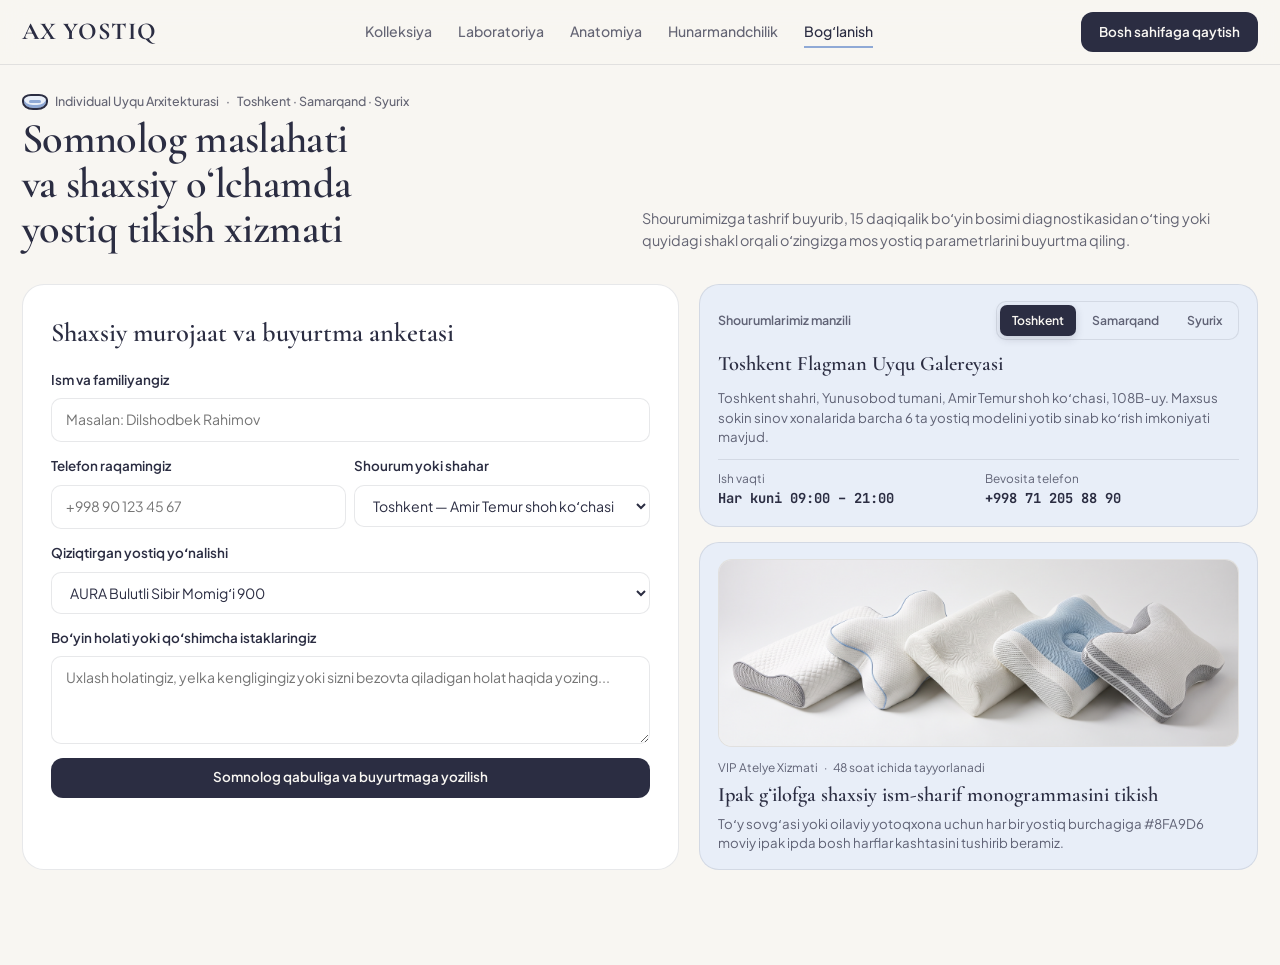
<file: contact.html>
<!doctype html>
<html lang="uz">
  <head>
    <meta charset="UTF-8" />
    <meta name="viewport" content="width=device-width, initial-scale=1.0" />
    <title>Bogʻlanish va Shaxsiy Maslahat — AX YOSTIQ</title>
    <meta
      name="description"
      content="AURA YOSTIQ Toshkent, Samarqand va Syurix shourumlari hamda individual ortopedik yostiq buyurtmasi."
    />
    <meta
      property="og:title"
      content="Bogʻlanish va Shaxsiy Maslahat — AURA YOSTIQ"
    />
    <meta
      property="og:description"
      content="AURA YOSTIQ Toshkent, Samarqand va Syurix shourumlari hamda individual ortopedik yostiq buyurtmasi."
    />
    <meta property="og:type" content="website" />
    <link
      rel="icon"
      type="image/jpeg"
      href="[data-uri]"
    />
    <link rel="stylesheet" href="style.css" />
  </head>
  <body>
    <div id="pillow-curtain" class="pillow-curtain" aria-hidden="true">
      <div class="pillow-curtain-cushion">
        <span class="css-icon ico-pillow"></span>
        <span class="pillow-curtain-title">AX YOSTIQ</span>
        <span class="pillow-curtain-sub"
          >Shaxsiy somnolog va shourum aloqasi</span
        >
      </div>
    </div>

    <header id="top-header" class="top-header">
      <div class="shell top-header-inner">
        <a href="index.html" class="brand-wordmark">AX YOSTIQ</a>

        <nav class="primary-nav" aria-label="Asosiy navigatsiya">
          <a href="index.html#kolleksiya" class="nav-link">Kolleksiya</a>
          <a href="index.html#laboratoriya" class="nav-link">Laboratoriya</a>
          <a href="index.html#anatomiya" class="nav-link">Anatomiya</a>
          <a href="index.html#hunarmandchilik" class="nav-link"
            >Hunarmandchilik</a
          >
          <a href="contact.html" class="nav-link is-active">Bogʻlanish</a>
        </nav>

        <div class="header-cta-zone">
          <a href="index.html#kolleksiya" class="btn-primary"
            >Bosh sahifaga qaytish</a
          >
        </div>
      </div>
    </header>

    <main style="padding-bottom: 64px">
      <section class="hero-section">
        <div class="shell">
          <div class="section-head" style="margin-bottom: 18px">
            <div>
              <div class="meta-kicker" style="margin-bottom: 6px">
                <span class="css-icon ico-pillow" aria-hidden="true"></span>
                <span>Individual Uyqu Arxitekturasi</span>
                <span aria-hidden="true">·</span>
                <span>Toshkent · Samarqand · Syurix</span>
              </div>
              <h1 class="hero-headline" style="max-width: 24ch">
                Somnolog maslahati va shaxsiy oʻlchamda yostiq tikish xizmati
              </h1>
            </div>
            <p class="section-desc">
              Shourumimizga tashrif buyurib, 15 daqiqalik boʻyin bosimi
              diagnostikasidan oʻting yoki quyidagi shakl orqali oʻzingizga mos
              yostiq parametrlarini buyurtma qiling.
            </p>
          </div>

          <div class="lab-grid">
            <div class="lab-controls-panel" style="background: #ffffff">
              <h2
                style="
                  font-family: var(--font-display);
                  font-size: 1.65rem;
                  font-weight: 600;
                "
              >
                Shaxsiy murojaat va buyurtma anketasi
              </h2>

              <form
                id="contact-consultation-form"
                style="display: flex; flex-direction: column; gap: 14px"
                novalidate
              >
                <div class="field-group">
                  <label for="contact-fullname" class="field-label"
                    >Ism va familiyangiz</label
                  >
                  <input
                    id="contact-fullname"
                    name="fullName"
                    type="text"
                    class="input-control"
                    placeholder="Masalan: Dilshodbek Rahimov"
                    required
                  />
                </div>

                <div class="choice-grid-2">
                  <div class="field-group">
                    <label for="contact-phone" class="field-label"
                      >Telefon raqamingiz</label
                    >
                    <input
                      id="contact-phone"
                      name="phone"
                      type="tel"
                      class="input-control"
                      placeholder="+998 90 123 45 67"
                      required
                    />
                  </div>

                  <div class="field-group">
                    <label for="contact-city" class="field-label"
                      >Shourum yoki shahar</label
                    >
                    <select
                      id="contact-city"
                      name="city"
                      class="input-control"
                      required
                    >
                      <option value="Toshkent">
                        Toshkent — Amir Temur shoh koʻchasi
                      </option>
                      <option value="Samarqand">
                        Samarqand — Universitet xiyoboni
                      </option>
                      <option value="Buxoro">
                        Buxoro — Ipakchilik Atelyesi
                      </option>
                      <option value="Syurix">Syurix — Bahnhofstrasse</option>
                    </select>
                  </div>
                </div>

                <div class="field-group">
                  <label for="contact-pillow-type" class="field-label"
                    >Qiziqtirgan yostiq yoʻnalishi</label
                  >
                  <select
                    id="contact-pillow-type"
                    name="pillowType"
                    class="input-control"
                  >
                    <option value="Sibir G'oz Momig'i 900">
                      AURA Bulutli Sibir Momigʻi 900
                    </option>
                    <option value="Ortopedik Bo'yin Konturi Pro">
                      AURA Ortopedik Boʻyin Konturi Pro
                    </option>
                    <option value="Buxoro Shohona Tut Ipagi">
                      AURA Buxoro Shohona Tut Ipagi
                    </option>
                    <option value="Individual Tikuv">
                      Individual oʻlcham va kashtali yostiq
                    </option>
                  </select>
                </div>

                <div class="field-group">
                  <label for="contact-message" class="field-label"
                    >Boʻyin holati yoki qoʻshimcha istaklaringiz</label
                  >
                  <textarea
                    id="contact-message"
                    name="message"
                    rows="3"
                    class="input-control"
                    placeholder="Uxlash holatingiz, yelka kengligingiz yoki sizni bezovta qiladigan holat haqida yozing..."
                    required
                  ></textarea>
                </div>

                <div id="contact-form-alert" class="form-alert" hidden></div>

                <button type="submit" class="btn-primary" style="width: 100%">
                  Somnolog qabuliga va buyurtmaga yozilish
                </button>
              </form>
            </div>

            <div style="display: flex; flex-direction: column; gap: 16px">
              <div class="plush-card">
                <div
                  style="
                    display: flex;
                    align-items: center;
                    justify-content: space-between;
                    gap: 10px;
                    flex-wrap: wrap;
                  "
                >
                  <span
                    style="
                      font-size: 0.78rem;
                      font-weight: 600;
                      color: var(--ink-muted);
                    "
                    >Shourumlarimiz manzili</span
                  >
                  <div
                    class="segmented-group"
                    role="group"
                    aria-label="Shourum tanlash"
                  >
                    <button
                      type="button"
                      class="seg-btn is-active"
                      data-showroom-btn="tashkent"
                    >
                      Toshkent
                    </button>
                    <button
                      type="button"
                      class="seg-btn"
                      data-showroom-btn="samarkand"
                    >
                      Samarqand
                    </button>
                    <button
                      type="button"
                      class="seg-btn"
                      data-showroom-btn="zurich"
                    >
                      Syurix
                    </button>
                  </div>
                </div>

                <h3 id="showroom-title" class="plush-card-title">
                  Toshkent Flagman Uyqu Galereyasi
                </h3>

                <p id="showroom-address" class="plush-card-desc">
                  Toshkent shahri, Yunusobod tumani, Amir Temur shoh koʻchasi,
                  108B-uy. Maxsus sokin sinov xonalarida barcha 6 ta yostiq
                  modelini yotib sinab koʻrish imkoniyati mavjud.
                </p>

                <div
                  style="
                    display: grid;
                    grid-template-columns: repeat(2, 1fr);
                    gap: 12px;
                    padding-top: 10px;
                    border-top: 1px solid var(--border-hairline);
                  "
                >
                  <div>
                    <div style="font-size: 0.74rem; color: var(--ink-muted)">
                      Ish vaqti
                    </div>
                    <div
                      id="showroom-hours"
                      class="tabular-nums"
                      style="font-weight: 700; font-size: 0.86rem"
                    >
                      Har kuni 09:00 – 21:00
                    </div>
                  </div>
                  <div>
                    <div style="font-size: 0.74rem; color: var(--ink-muted)">
                      Bevosita telefon
                    </div>
                    <div
                      id="showroom-phone"
                      class="tabular-nums"
                      style="font-weight: 700; font-size: 0.86rem"
                    >
                      +998 71 205 88 90
                    </div>
                  </div>
                </div>
              </div>

              <div class="plush-card">
                <div class="plush-card-media">
                  <img
                    src="3.jpg"
                    alt="AURA YOSTIQ individual kashta va shaxsiy monogramma xizmati"
                    class="plush-card-img"
                    referrerpolicy="no-referrer"
                  />
                </div>
                <div class="plush-card-body">
                  <div class="plush-card-meta">
                    <span>VIP Atelye Xizmati</span>
                    <span aria-hidden="true">·</span>
                    <span>48 soat ichida tayyorlanadi</span>
                  </div>
                  <h3 class="plush-card-title">
                    Ipak gʻilofga shaxsiy ism-sharif monogrammasini tikish
                  </h3>
                  <p class="plush-card-desc">
                    Toʻy sovgʻasi yoki oilaviy yotoqxona uchun har bir yostiq
                    burchagiga #8FA9D6 moviy ipak ipda bosh harflar kashtasini
                    tushirib beramiz.
                  </p>
                </div>
              </div>
            </div>
          </div>
        </div>
      </section>
    </main>

    <div id="aura-toast" class="aura-toast" aria-live="polite"></div>
    <script type="module" src="script.js"></script>
  </body>
</html>
</file>
<file: style.css>
@import url("https://fonts.googleapis.com/css2?family=Cormorant+Garamond:ital,wght@0,500;0,600;0,700;1,600&family=Plus+Jakarta+Sans:wght@400;500;600;700&family=JetBrains+Mono:wght@400;500&display=swap");

:root {
  --bg-alabaster: #f8f6f2;
  --ink-navy: #2b2d42;
  --accent-sky: #8fa9d6;
  --surface-mist: #e8eef8;
  --ink-muted: rgba(43, 45, 66, 0.72);
  --ink-soft: rgba(43, 45, 66, 0.54);
  --border-hairline: rgba(43, 45, 66, 0.11);
  --border-accent: rgba(143, 169, 214, 0.48);
  --font-display: "Cormorant Garamond", Georgia, serif;
  --font-sans:
    "Plus Jakarta Sans", -apple-system, BlinkMacSystemFont, sans-serif;
  --font-mono: "JetBrains Mono", monospace;
  --ease-silk: cubic-bezier(0.16, 1, 0.3, 1);
  --ease-pillow: cubic-bezier(0.22, 1, 0.36, 1);
}

*,
*::before,
*::after {
  box-sizing: border-box;
  margin: 0;
  padding: 0;
}

html {
  scroll-behavior: smooth;
  background-color: var(--bg-alabaster);
  color: var(--ink-navy);
  font-family: var(--font-sans);
  font-size: 16px;
  line-height: 1.55;
  -webkit-font-smoothing: antialiased;
}

body {
  background-color: var(--bg-alabaster);
  color: var(--ink-navy);
  overflow-x: hidden;
  min-height: 100vh;
}

img {
  max-width: 100%;
  display: block;
}

button,
input,
select,
textarea {
  font: inherit;
  color: inherit;
}

button {
  cursor: pointer;
  background: none;
  border: none;
}

a {
  color: inherit;
  text-decoration: none;
}

:focus-visible {
  outline: 2px solid var(--accent-sky);
  outline-offset: 3px;
}

.tabular-nums {
  font-variant-numeric: tabular-nums;
  font-family: var(--font-mono);
}

.shell {
  width: calc(100% - 44px);
  max-width: 1760px;
  margin-inline: auto;
}

@media (max-width: 768px) {
  .shell {
    width: calc(100% - 24px);
  }
}

.pillow-curtain {
  position: fixed;
  inset: 0;
  z-index: 120;
  pointer-events: none;
  display: flex;
  align-items: center;
  justify-content: center;
  background: radial-gradient(
    circle at 50% 50%,
    var(--surface-mist) 0%,
    var(--bg-alabaster) 74%
  );
  opacity: 1;
  will-change: opacity, transform;
  animation: pillowCurtainSlowReveal 3.1s var(--ease-silk) forwards;
  transition:
    opacity 1.5s var(--ease-silk),
    transform 1.6s var(--ease-silk),
    visibility 1.6s;
}

.pillow-curtain.is-settled {
  opacity: 0;
  visibility: hidden;
  transform: scale(1.045);
}

@keyframes pillowCurtainSlowReveal {
  0% {
    opacity: 1;
    visibility: visible;
    transform: scale(1);
  }
  68% {
    opacity: 1;
    visibility: visible;
    transform: scale(1.01);
  }
  100% {
    opacity: 0;
    visibility: hidden;
    transform: scale(1.05);
  }
}

.pillow-curtain-cushion {
  width: min(460px, 82vw);
  height: 215px;
  background: linear-gradient(
    145deg,
    #ffffff 0%,
    var(--bg-alabaster) 52%,
    var(--surface-mist) 100%
  );
  border: 2px solid var(--accent-sky);
  border-radius: 64px 64px 70px 70px / 46px 46px 52px 52px;
  box-shadow:
    0 34px 80px -20px rgba(43, 45, 66, 0.18),
    inset 0 -18px 36px rgba(143, 169, 214, 0.28),
    inset 0 14px 28px rgba(255, 255, 255, 0.92);
  display: flex;
  flex-direction: column;
  align-items: center;
  justify-content: center;
  gap: 8px;
  position: relative;
  will-change: transform, border-radius;
  animation: pillowOpeningSlowBounce 2.65s var(--ease-pillow) forwards;
}

.pillow-curtain-cushion::before {
  content: "";
  position: absolute;
  inset: 11px;
  border: 1px dashed rgba(143, 169, 214, 0.65);
  border-radius: 52px / 36px;
}

.pillow-curtain-title {
  font-family: var(--font-display);
  font-size: clamp(1.75rem, 2.8vw, 2.45rem);
  font-weight: 600;
  letter-spacing: 0.04em;
  color: var(--ink-navy);
}

.pillow-curtain-sub {
  font-size: 0.8rem;
  letter-spacing: 0.12em;
  color: var(--ink-muted);
}

@keyframes pillowOpeningSlowBounce {
  0% {
    transform: scale3d(0.88, 1.08, 1) translate3d(0, 16px, 0);
    border-radius: 44px;
  }
  32% {
    transform: scale3d(1.09, 0.83, 1) translate3d(0, 6px, 0);
    border-radius: 86px 86px 92px 92px / 60px 60px 66px 66px;
  }
  64% {
    transform: scale3d(0.97, 1.04, 1) translate3d(0, -4px, 0);
    border-radius: 58px 58px 64px 64px / 44px 44px 48px 48px;
  }
  84% {
    transform: scale3d(1.02, 0.98, 1) translate3d(0, -2px, 0);
  }
  100% {
    transform: scale3d(1, 1, 1) translate3d(0, -8px, 0);
  }
}

.css-icon {
  display: inline-flex;
  align-items: center;
  justify-content: center;
  position: relative;
  flex-shrink: 0;
}

.ico-pillow {
  width: 26px;
  height: 16px;
  background: var(--surface-mist);
  border: 2px solid var(--ink-navy);
  border-radius: 9px 9px 11px 11px / 6px 6px 8px 8px;
  box-shadow: inset 0 -3px 0 var(--accent-sky);
}

.ico-pillow::after {
  content: "";
  width: 12px;
  height: 3px;
  border-radius: 99px;
  background: var(--accent-sky);
}

.ico-moon {
  width: 18px;
  height: 18px;
  border-radius: 50%;
  box-shadow: inset 5px -3px 0 0 var(--ink-navy);
}

.ico-spine {
  width: 20px;
  height: 20px;
  display: flex;
  flex-direction: column;
  justify-content: space-between;
  align-items: center;
  padding: 2px 0;
}

.ico-spine::before,
.ico-spine::after {
  content: "";
  width: 13px;
  height: 3.5px;
  border-radius: 4px;
  background: var(--ink-navy);
  box-shadow: 0 5px 0 var(--accent-sky);
}

.ico-weave {
  width: 18px;
  height: 18px;
  border: 2px solid var(--ink-navy);
  border-radius: 5px;
  background:
    linear-gradient(
      45deg,
      transparent 42%,
      var(--accent-sky) 42%,
      var(--accent-sky) 58%,
      transparent 58%
    ),
    linear-gradient(
      -45deg,
      transparent 42%,
      var(--ink-navy) 42%,
      var(--ink-navy) 58%,
      transparent 58%
    );
}

.ico-bag {
  width: 17px;
  height: 14px;
  border: 2px solid currentColor;
  border-radius: 3px 3px 5px 5px;
  margin-top: 3px;
}

.ico-bag::before {
  content: "";
  position: absolute;
  top: -5px;
  left: 2.5px;
  width: 8px;
  height: 5px;
  border: 2px solid currentColor;
  border-bottom: none;
  border-radius: 5px 5px 0 0;
}

.top-header {
  position: sticky;
  top: 0;
  z-index: 60;
  background: rgba(248, 246, 242, 0.93);
  backdrop-filter: blur(14px);
  border-bottom: 1px solid var(--border-hairline);
  transition:
    box-shadow 0.4s var(--ease-silk),
    background-color 0.4s var(--ease-silk);
}

.top-header.is-scrolled {
  box-shadow: 0 12px 34px -18px rgba(43, 45, 66, 0.14);
  background: rgba(248, 246, 242, 0.98);
}

.top-header-inner {
  display: flex;
  align-items: center;
  justify-content: space-between;
  gap: 32px;
  height: 64px;
}

.brand-wordmark {
  font-family: var(--font-display);
  font-size: 1.52rem;
  font-weight: 700;
  letter-spacing: 0.03em;
  color: var(--ink-navy);
  white-space: nowrap;
  flex-shrink: 0;
}

.primary-nav {
  display: flex;
  align-items: center;
  gap: 26px;
}

.nav-link {
  font-size: 0.88rem;
  font-weight: 500;
  color: var(--ink-muted);
  white-space: nowrap;
  flex-shrink: 0;
  padding: 5px 0;
  position: relative;
  transition: color 0.2s var(--ease-silk);
}

.nav-link::after {
  content: "";
  position: absolute;
  left: 0;
  bottom: 0;
  width: 100%;
  height: 2px;
  background: var(--accent-sky);
  transform: scaleX(0);
  transform-origin: right;
  transition: transform 0.28s var(--ease-silk);
}

.nav-link:hover,
.nav-link.is-active {
  color: var(--ink-navy);
}

.nav-link:hover::after,
.nav-link.is-active::after {
  transform: scaleX(1);
  transform-origin: left;
}

.header-cta-zone {
  display: flex;
  align-items: center;
  gap: 10px;
  flex-shrink: 0;
}

.btn-primary {
  display: inline-flex;
  align-items: center;
  justify-content: center;
  gap: 8px;
  padding: 9px 18px;
  background-color: var(--ink-navy);
  color: var(--bg-alabaster);
  font-size: 0.84rem;
  font-weight: 600;
  border-radius: 12px;
  white-space: nowrap;
  flex-shrink: 0;
  min-height: 40px;
  transition:
    transform 0.2s var(--ease-silk),
    background-color 0.2s var(--ease-silk),
    box-shadow 0.2s var(--ease-silk);
}

.btn-primary:hover {
  background-color: #1f2133;
  transform: translateY(-2px);
  box-shadow: 0 10px 20px -8px rgba(43, 45, 66, 0.35);
}

.btn-primary:active {
  transform: translateY(0) scale(0.98);
}

.btn-secondary {
  display: inline-flex;
  align-items: center;
  justify-content: center;
  gap: 8px;
  padding: 9px 18px;
  background-color: var(--surface-mist);
  color: var(--ink-navy);
  border: 1px solid var(--border-accent);
  font-size: 0.84rem;
  font-weight: 600;
  border-radius: 12px;
  white-space: nowrap;
  flex-shrink: 0;
  min-height: 40px;
  transition:
    transform 0.2s var(--ease-silk),
    background-color 0.2s var(--ease-silk),
    border-color 0.2s var(--ease-silk);
}

.btn-secondary:hover {
  background-color: #dce6f7;
  border-color: var(--ink-navy);
  transform: translateY(-2px);
}

.btn-secondary:active {
  transform: translateY(0) scale(0.98);
}

@media (max-width: 960px) {
  .primary-nav {
    gap: 14px;
    overflow-x: auto;
    max-width: 52vw;
    scrollbar-width: none;
  }
  .primary-nav::-webkit-scrollbar {
    display: none;
  }
}

@media (max-width: 640px) {
  .top-header-inner {
    height: 58px;
    gap: 10px;
  }
  .brand-wordmark {
    font-size: 1.25rem;
  }
  .primary-nav {
    gap: 10px;
    max-width: 44vw;
  }
  .nav-link {
    font-size: 0.78rem;
  }
  .btn-primary {
    padding: 8px 12px;
    font-size: 0.78rem;
  }
}

.hero-section {
  padding: 16px 0 20px;
  min-height: calc(100vh - 64px);
  display: flex;
  align-items: center;
}

.hero-section > .shell {
  width: calc(100% - 44px);
  display: flex;
  flex-direction: column;
  justify-content: space-between;
  gap: 14px;
}

.hero-grid {
  display: grid;
  grid-template-columns: 1.06fr 0.94fr;
  gap: 20px;
  align-items: stretch;
}

@media (max-width: 1080px) {
  .hero-section {
    min-height: auto;
    padding: 20px 0 32px;
  }
  .hero-grid {
    grid-template-columns: 1fr;
  }
}

.hero-copy-bay {
  background: linear-gradient(
    160deg,
    #ffffff 0%,
    var(--bg-alabaster) 58%,
    var(--surface-mist) 100%
  );
  border: 1px solid var(--border-hairline);
  border-radius: 24px;
  padding: clamp(20px, 2.4vw, 32px);
  display: flex;
  flex-direction: column;
  justify-content: space-between;
  gap: 16px;
}

.meta-kicker {
  display: flex;
  align-items: center;
  flex-wrap: wrap;
  gap: 7px;
  font-size: 0.78rem;
  color: var(--ink-muted);
  font-weight: 500;
}

.hero-headline {
  font-family: var(--font-display);
  font-size: clamp(2rem, 3.3vw, 3.15rem);
  font-weight: 600;
  line-height: 1.06;
  letter-spacing: -0.015em;
  color: var(--ink-navy);
  text-wrap: balance;
  max-width: 21ch;
}

.hero-lead {
  font-size: 0.92rem;
  line-height: 1.56;
  color: var(--ink-muted);
  max-width: 62ch;
}

.hero-actions {
  display: flex;
  flex-wrap: wrap;
  align-items: center;
  gap: 10px;
}

.tactile-simulator-box {
  background: var(--bg-alabaster);
  border: 1px solid var(--border-accent);
  border-radius: 18px;
  padding: 14px 18px;
  display: flex;
  flex-direction: column;
  gap: 10px;
}

.tactile-header {
  display: flex;
  align-items: center;
  justify-content: space-between;
  gap: 10px;
  font-size: 0.8rem;
  font-weight: 600;
}

.tactile-pillow-stage {
  height: 56px;
  background: var(--surface-mist);
  border-radius: 14px;
  display: flex;
  align-items: center;
  justify-content: center;
  padding: 6px 18px;
  overflow: hidden;
}

.interactive-pillow-shape {
  width: min(300px, 82%);
  height: 38px;
  background: linear-gradient(
    180deg,
    #ffffff 0%,
    var(--bg-alabaster) 65%,
    #dfe8f6 100%
  );
  border: 2px solid var(--ink-navy);
  border-radius: 36px 36px 40px 40px / 20px 20px 24px 24px;
  box-shadow:
    0 10px 20px -8px rgba(43, 45, 66, 0.22),
    inset 0 -5px 12px rgba(143, 169, 214, 0.45);
  transition:
    transform 0.95s var(--ease-pillow),
    border-radius 0.95s var(--ease-pillow),
    box-shadow 0.95s var(--ease-pillow);
  cursor: pointer;
  display: flex;
  align-items: center;
  justify-content: center;
  font-size: 0.75rem;
  font-weight: 600;
  color: var(--ink-navy);
  user-select: none;
}

.interactive-pillow-shape.is-pressed {
  transform: scaleX(1.1) scaleY(0.68) translateY(5px);
  border-radius: 56px 56px 28px 28px / 16px 16px 30px 30px;
  box-shadow:
    0 4px 10px -4px rgba(43, 45, 66, 0.18),
    inset 0 8px 18px rgba(143, 169, 214, 0.62);
}

.tactile-controls {
  display: flex;
  align-items: center;
  justify-content: space-between;
  gap: 8px;
  flex-wrap: wrap;
}

.segmented-group {
  display: inline-flex;
  align-items: center;
  gap: 4px;
  padding: 3px;
  background: var(--surface-mist);
  border-radius: 10px;
  border: 1px solid var(--border-hairline);
}

.seg-btn {
  padding: 6px 12px;
  font-size: 0.76rem;
  font-weight: 600;
  border-radius: 7px;
  color: var(--ink-muted);
  white-space: nowrap;
  flex-shrink: 0;
  transition:
    background-color 0.2s var(--ease-silk),
    color 0.2s var(--ease-silk),
    box-shadow 0.2s var(--ease-silk);
}

.seg-btn.is-active {
  background: var(--ink-navy);
  color: var(--bg-alabaster);
  box-shadow: 0 3px 8px rgba(43, 45, 66, 0.18);
}

.hero-media-bay {
  position: relative;
  border-radius: 24px;
  overflow: hidden;
  border: 1px solid var(--border-hairline);
  background: radial-gradient(
    ellipse 68% 46% at 50% 44%,
    #ffffff 0%,
    var(--bg-alabaster) 52%,
    var(--surface-mist) 78%,
    #d7e2f4 100%
  );
  min-height: 420px;
  display: flex;
  flex-direction: column;
  justify-content: flex-end;
}

.hero-media-bay::before {
  content: "AURA 850+ FP";
  position: absolute;
  top: 38%;
  left: 50%;
  transform: translate(-50%, -50%);
  width: 62%;
  height: 36%;
  border-radius: 64px 64px 72px 72px / 48px 48px 54px 54px;
  background: linear-gradient(
    165deg,
    #ffffff 0%,
    var(--bg-alabaster) 60%,
    var(--surface-mist) 100%
  );
  border: 2px solid var(--accent-sky);
  box-shadow:
    0 28px 60px -18px rgba(43, 45, 66, 0.22),
    inset 0 -14px 28px rgba(143, 169, 214, 0.35);
  display: flex;
  align-items: center;
  justify-content: center;
  font-family: var(--font-display);
  font-size: 1.35rem;
  font-weight: 600;
  color: var(--ink-navy);
  letter-spacing: 0.08em;
  z-index: 0;
}

.hero-media-img {
  position: absolute;
  inset: 0;
  z-index: 1;
  width: 100%;
  height: 100%;
  object-fit: cover;
  transition: transform 2.4s var(--ease-pillow);
}

.hero-media-bay:hover .hero-media-img {
  transform: scale(1.045);
}

.hero-scrim-caption {
  position: relative;
  z-index: 2;
  background: linear-gradient(
    to top,
    rgba(43, 45, 66, 0.92) 0%,
    rgba(43, 45, 66, 0.56) 62%,
    transparent 100%
  );
  color: var(--bg-alabaster);
  padding: 36px 24px 20px;
  display: flex;
  align-items: flex-end;
  justify-content: space-between;
  gap: 14px;
  flex-wrap: wrap;
}

.hero-scrim-title {
  font-family: var(--font-display);
  font-size: 1.42rem;
  font-weight: 600;
  margin-top: 2px;
}

.kpi-strip {
  display: grid;
  grid-template-columns: repeat(4, 1fr);
  gap: 14px;
}

@media (max-width: 960px) {
  .kpi-strip {
    grid-template-columns: repeat(2, 1fr);
  }
}

@media (max-width: 520px) {
  .kpi-strip {
    grid-template-columns: 1fr;
  }
}

.kpi-box {
  background: var(--surface-mist);
  border: 1px solid var(--border-hairline);
  border-radius: 16px;
  padding: 12px 18px;
  display: flex;
  flex-direction: column;
  gap: 3px;
  transition:
    transform 0.6s var(--ease-pillow),
    border-color 0.4s var(--ease-silk),
    background-color 0.4s var(--ease-silk);
}

.kpi-box:hover {
  transform: translateY(-3px);
  border-color: var(--accent-sky);
  background-color: #ffffff;
}

.kpi-num {
  font-family: var(--font-display);
  font-size: 1.65rem;
  font-weight: 700;
  line-height: 1.08;
  color: var(--ink-navy);
}

.kpi-label {
  font-size: 0.78rem;
  color: var(--ink-muted);
  line-height: 1.38;
}

.section-block {
  padding: 56px 0;
  border-top: 1px solid var(--border-hairline);
}

.section-head {
  display: flex;
  align-items: flex-end;
  justify-content: space-between;
  gap: 20px;
  margin-bottom: 30px;
  flex-wrap: wrap;
}

.section-index {
  font-size: 0.78rem;
  font-weight: 600;
  color: var(--ink-muted);
  margin-bottom: 6px;
}

.section-title {
  font-family: var(--font-display);
  font-size: clamp(1.75rem, 2.7vw, 2.6rem);
  font-weight: 600;
  line-height: 1.12;
  color: var(--ink-navy);
  text-wrap: balance;
  max-width: 24ch;
}

.section-desc {
  font-size: 0.9rem;
  color: var(--ink-muted);
  max-width: 56ch;
}

.reveal-plush {
  opacity: 1;
  transform: translate3d(0, 0, 0) scale(1);
  will-change: opacity, transform;
  transition:
    opacity 1.45s var(--ease-silk),
    transform 1.55s var(--ease-silk);
}

.reveal-plush.is-waiting {
  opacity: 0;
  transform: translate3d(0, 42px, 0) scale(0.982);
}

@keyframes slowPillowWave {
  0%,
  100% {
    transform: translate3d(0, 0px, 0) rotate(0deg);
  }
  50% {
    transform: translate3d(0, -5px, 0) rotate(0.28deg);
  }
}

.plush-card {
  background: var(--surface-mist);
  border: 1px solid var(--border-hairline);
  border-radius: 20px;
  padding: 16px 18px;
  display: flex;
  flex-direction: column;
  justify-content: space-between;
  gap: 12px;
  position: relative;
  will-change: transform, border-radius, box-shadow;
  transition:
    transform 1.75s var(--ease-pillow),
    border-radius 1.75s var(--ease-pillow),
    background-color 1.75s var(--ease-pillow),
    box-shadow 1.75s var(--ease-pillow),
    border-color 1.75s var(--ease-pillow);
}

.plush-card:hover,
.plush-card:focus-within {
  transform: translate3d(0, -7px, 0) scale(1.008);
  border-radius: 34px 16px 34px 16px;
  background-color: #ffffff;
  border-color: var(--accent-sky);
  box-shadow:
    0 24px 48px -20px rgba(43, 45, 66, 0.18),
    0 0 0 4px rgba(232, 238, 248, 0.85);
}

.plush-card-media {
  position: relative;
  aspect-ratio: 16 / 10;
  max-height: 188px;
  border-radius: 14px;
  overflow: hidden;
  background: var(--bg-alabaster);
  border: 1px solid var(--border-hairline);
  transition:
    transform 1.85s var(--ease-pillow),
    border-radius 1.85s var(--ease-pillow),
    box-shadow 1.85s var(--ease-pillow);
}

.plush-card:hover .plush-card-media {
  transform: scale(0.968) translateY(4px);
  border-radius: 26px 12px 26px 12px;
  box-shadow: inset 0 10px 22px rgba(43, 45, 66, 0.14);
}

.plush-card-img {
  width: 100%;
  height: 100%;
  object-fit: cover;
  animation: slowPillowWave 8.2s ease-in-out infinite;
  transition: transform 2.05s var(--ease-pillow);
}

.plush-card:hover .plush-card-img {
  animation-play-state: paused;
  transform: scale(1.075) rotate(-0.7deg);
}

.plush-card-body {
  display: flex;
  flex-direction: column;
  gap: 6px;
}

.plush-card-meta {
  font-size: 0.74rem;
  color: var(--ink-muted);
  display: flex;
  align-items: center;
  gap: 6px;
  flex-wrap: wrap;
}

.plush-card-title {
  font-family: var(--font-display);
  font-size: 1.28rem;
  font-weight: 600;
  color: var(--ink-navy);
  line-height: 1.18;
}

.plush-card-desc {
  font-size: 0.83rem;
  color: var(--ink-muted);
  line-height: 1.48;
}

.plush-card-footer {
  display: flex;
  align-items: center;
  justify-content: space-between;
  gap: 10px;
  padding-top: 10px;
  border-top: 1px solid var(--border-hairline);
  flex-wrap: wrap;
}

.plush-price {
  font-size: 0.95rem;
  font-weight: 700;
  color: var(--ink-navy);
}

.catalog-grid {
  display: grid;
  grid-template-columns: repeat(3, 1fr);
  gap: 18px;
}

@media (max-width: 1120px) {
  .catalog-grid {
    grid-template-columns: repeat(2, 1fr);
  }
}

@media (max-width: 700px) {
  .catalog-grid {
    grid-template-columns: 1fr;
  }
}

.lab-grid {
  display: grid;
  grid-template-columns: 1.08fr 0.92fr;
  gap: 20px;
  align-items: stretch;
}

@media (max-width: 1024px) {
  .lab-grid {
    grid-template-columns: 1fr;
  }
}

.lab-controls-panel {
  background: var(--surface-mist);
  border: 1px solid var(--border-hairline);
  border-radius: 22px;
  padding: clamp(18px, 2.2vw, 28px);
  display: flex;
  flex-direction: column;
  gap: 16px;
}

.field-group {
  display: flex;
  flex-direction: column;
  gap: 8px;
}

.field-label {
  font-size: 0.84rem;
  font-weight: 600;
  color: var(--ink-navy);
  display: flex;
  align-items: center;
  justify-content: space-between;
}

.choice-grid-3 {
  display: grid;
  grid-template-columns: repeat(3, 1fr);
  gap: 8px;
}

.choice-grid-2 {
  display: grid;
  grid-template-columns: repeat(2, 1fr);
  gap: 8px;
}

@media (max-width: 560px) {
  .choice-grid-3,
  .choice-grid-2 {
    grid-template-columns: 1fr;
  }
}

.choice-btn {
  padding: 10px 13px;
  background: var(--bg-alabaster);
  border: 1px solid var(--border-hairline);
  border-radius: 12px;
  text-align: left;
  display: flex;
  flex-direction: column;
  gap: 2px;
  transition:
    background-color 0.2s var(--ease-silk),
    border-color 0.2s var(--ease-silk),
    transform 0.2s var(--ease-silk);
}

.choice-btn:hover {
  border-color: var(--accent-sky);
  transform: translateY(-1px);
}

.choice-btn.is-selected {
  background: var(--ink-navy);
  color: var(--bg-alabaster);
  border-color: var(--ink-navy);
}

.choice-btn.is-selected .choice-sub {
  color: var(--surface-mist);
}

.choice-title {
  font-size: 0.84rem;
  font-weight: 600;
  white-space: nowrap;
}

.choice-sub {
  font-size: 0.72rem;
  color: var(--ink-muted);
}

.range-slider {
  width: 100%;
  accent-color: var(--ink-navy);
  height: 7px;
  border-radius: 99px;
  background: var(--bg-alabaster);
  cursor: pointer;
}

.lab-result-panel {
  background: var(--ink-navy);
  color: var(--bg-alabaster);
  border-radius: 22px;
  padding: clamp(20px, 2.4vw, 32px);
  display: flex;
  flex-direction: column;
  justify-content: space-between;
  gap: 18px;
}

.lab-metrics-row {
  display: grid;
  grid-template-columns: repeat(3, 1fr);
  gap: 10px;
}

@media (max-width: 520px) {
  .lab-metrics-row {
    grid-template-columns: 1fr;
  }
}

.lab-metric-card {
  background: rgba(232, 238, 248, 0.09);
  border: 1px solid rgba(143, 169, 214, 0.28);
  border-radius: 14px;
  padding: 12px 14px;
}

.lab-metric-val {
  font-family: var(--font-display);
  font-size: 1.65rem;
  font-weight: 700;
  color: var(--surface-mist);
}

.lab-metric-name {
  font-size: 0.74rem;
  color: var(--accent-sky);
}

.btn-accent-light {
  display: inline-flex;
  align-items: center;
  justify-content: center;
  gap: 8px;
  padding: 11px 18px;
  background: var(--surface-mist);
  color: var(--ink-navy);
  font-weight: 700;
  font-size: 0.84rem;
  border-radius: 12px;
  white-space: nowrap;
  transition:
    transform 0.2s var(--ease-silk),
    background-color 0.2s var(--ease-silk);
}

.btn-accent-light:hover {
  background: var(--accent-sky);
  transform: translateY(-2px);
}

.btn-accent-light:active {
  transform: translateY(0) scale(0.98);
}

.anatomy-layout {
  display: grid;
  grid-template-columns: 1fr 1fr;
  gap: 22px;
  align-items: center;
}

@media (max-width: 980px) {
  .anatomy-layout {
    grid-template-columns: 1fr;
  }
}

.layer-stack {
  display: flex;
  flex-direction: column;
  gap: 9px;
}

.layer-pill-btn {
  width: 100%;
  padding: 13px 18px;
  background: var(--surface-mist);
  border: 1px solid var(--border-hairline);
  border-radius: 16px;
  display: flex;
  align-items: center;
  justify-content: space-between;
  gap: 14px;
  text-align: left;
  transition:
    transform 0.85s var(--ease-pillow),
    background-color 0.45s var(--ease-silk),
    border-color 0.45s var(--ease-silk),
    box-shadow 0.85s var(--ease-pillow);
}

.layer-pill-btn:hover {
  transform: translateX(6px);
  border-color: var(--accent-sky);
}

.layer-pill-btn.is-active {
  background: var(--ink-navy);
  color: var(--bg-alabaster);
  border-color: var(--ink-navy);
  transform: translateX(10px) scale(1.01);
  box-shadow: 0 16px 32px -14px rgba(43, 45, 66, 0.3);
}

.layer-detail-card {
  background: #ffffff;
  border: 1px solid var(--border-hairline);
  border-radius: 22px;
  padding: clamp(20px, 2.4vw, 32px);
  display: flex;
  flex-direction: column;
  gap: 16px;
}

.progress-track {
  width: 100%;
  height: 8px;
  background: var(--surface-mist);
  border-radius: 99px;
  overflow: hidden;
}

.progress-fill {
  height: 100%;
  background: linear-gradient(
    90deg,
    var(--accent-sky) 0%,
    var(--ink-navy) 100%
  );
  border-radius: 99px;
  transition: width 0.85s var(--ease-pillow);
}

.bento-atelier {
  display: grid;
  grid-template-columns: repeat(3, 1fr);
  gap: 18px;
}

.bento-span-2 {
  grid-column: span 2;
}

.bento-span-2 .plush-card-media {
  max-height: 240px;
}

@media (max-width: 980px) {
  .bento-atelier {
    grid-template-columns: 1fr;
  }
  .bento-span-2 {
    grid-column: span 1;
  }
}

.comparison-wrap {
  overflow-x: auto;
  background: #ffffff;
  border: 1px solid var(--border-hairline);
  border-radius: 20px;
}

.comparison-table {
  width: 100%;
  border-collapse: collapse;
  text-align: left;
  min-width: 700px;
}

.comparison-table th,
.comparison-table td {
  padding: 13px 18px;
  border-bottom: 1px solid var(--border-hairline);
  font-size: 0.86rem;
}

.comparison-table th {
  background: var(--surface-mist);
  font-weight: 700;
  color: var(--ink-navy);
}

.comparison-table tr:last-child td {
  border-bottom: none;
}

.testimonials-grid {
  display: grid;
  grid-template-columns: repeat(3, 1fr);
  gap: 18px;
}

@media (max-width: 980px) {
  .testimonials-grid {
    grid-template-columns: 1fr;
  }
}

.faq-list {
  display: flex;
  flex-direction: column;
  gap: 10px;
}

.faq-item {
  background: var(--surface-mist);
  border: 1px solid var(--border-hairline);
  border-radius: 16px;
  overflow: hidden;
}

.faq-trigger {
  width: 100%;
  padding: 16px 22px;
  display: flex;
  align-items: center;
  justify-content: space-between;
  gap: 14px;
  text-align: left;
  font-size: 0.95rem;
  font-weight: 600;
  color: var(--ink-navy);
}

.faq-body {
  padding: 0 22px 18px;
  color: var(--ink-muted);
  font-size: 0.88rem;
  line-height: 1.6;
}

.faq-body[hidden] {
  display: none;
}

.site-footer {
  background: var(--ink-navy);
  color: var(--bg-alabaster);
  padding: 52px 0 36px;
  margin-top: 48px;
}

.footer-grid {
  display: grid;
  grid-template-columns: 1.4fr 1fr 1fr 1fr;
  gap: 28px;
  padding-bottom: 36px;
  border-bottom: 1px solid rgba(232, 238, 248, 0.16);
}

@media (max-width: 900px) {
  .footer-grid {
    grid-template-columns: 1fr 1fr;
  }
}

@media (max-width: 540px) {
  .footer-grid {
    grid-template-columns: 1fr;
  }
}

.footer-col-title {
  font-size: 0.86rem;
  font-weight: 600;
  color: var(--accent-sky);
  margin-bottom: 12px;
}

.footer-links {
  list-style: none;
  display: flex;
  flex-direction: column;
  gap: 8px;
  font-size: 0.86rem;
  color: var(--surface-mist);
}

.footer-bottom {
  padding-top: 24px;
  display: flex;
  align-items: center;
  justify-content: space-between;
  gap: 14px;
  flex-wrap: wrap;
  font-size: 0.8rem;
  color: rgba(232, 238, 248, 0.72);
}

.drawer-backdrop {
  position: fixed;
  inset: 0;
  z-index: 90;
  background: rgba(43, 45, 66, 0.52);
  backdrop-filter: blur(5px);
  display: flex;
  justify-content: flex-end;
}

.drawer-backdrop[hidden],
.modal-backdrop[hidden] {
  display: none;
}

.drawer-panel {
  width: min(440px, 100vw);
  height: 100%;
  background: var(--bg-alabaster);
  border-left: 1px solid var(--border-hairline);
  padding: 24px;
  display: flex;
  flex-direction: column;
  justify-content: space-between;
  gap: 16px;
  overflow-y: auto;
}

.modal-backdrop {
  position: fixed;
  inset: 0;
  z-index: 95;
  background: rgba(43, 45, 66, 0.56);
  backdrop-filter: blur(6px);
  display: flex;
  align-items: center;
  justify-content: center;
  padding: 18px;
}

.modal-card {
  width: min(680px, 100%);
  max-height: 90vh;
  overflow-y: auto;
  background: var(--bg-alabaster);
  border: 1px solid var(--border-accent);
  border-radius: 22px;
  padding: clamp(20px, 2.5vw, 32px);
  display: flex;
  flex-direction: column;
  gap: 16px;
}

.input-control {
  width: 100%;
  padding: 10px 14px;
  background: #ffffff;
  border: 1px solid var(--border-hairline);
  border-radius: 10px;
  font-size: 0.88rem;
  color: var(--ink-navy);
  transition: border-color 0.2s var(--ease-silk);
}

.input-control:focus {
  border-color: var(--accent-sky);
  outline: none;
}

.form-alert {
  padding: 12px 16px;
  border-radius: 12px;
  font-size: 0.84rem;
  font-weight: 500;
}

.form-alert.is-error {
  background: #fdf2f2;
  border: 1px solid #e6a1a1;
  color: #7d1e1e;
}

.form-alert.is-success {
  background: var(--surface-mist);
  border: 1px solid var(--accent-sky);
  color: var(--ink-navy);
}

.aura-toast {
  position: fixed;
  bottom: 22px;
  right: 22px;
  z-index: 110;
  background: var(--ink-navy);
  color: var(--bg-alabaster);
  border: 1px solid var(--accent-sky);
  border-radius: 14px;
  padding: 12px 18px;
  font-size: 0.84rem;
  font-weight: 600;
  box-shadow: 0 18px 38px -12px rgba(43, 45, 66, 0.38);
  transform: translate3d(0, 20px, 0);
  opacity: 0;
  pointer-events: none;
  transition:
    transform 0.45s var(--ease-silk),
    opacity 0.45s var(--ease-silk);
}

.aura-toast.is-visible {
  transform: translate3d(0, 0, 0);
  opacity: 1;
}

@media (prefers-reduced-motion: reduce) {
  *,
  *::before,
  *::after {
    animation-duration: 0.01ms !important;
    animation-iteration-count: 1 !important;
    transition-duration: 0.01ms !important;
    scroll-behavior: auto !important;
  }
}
</file>
